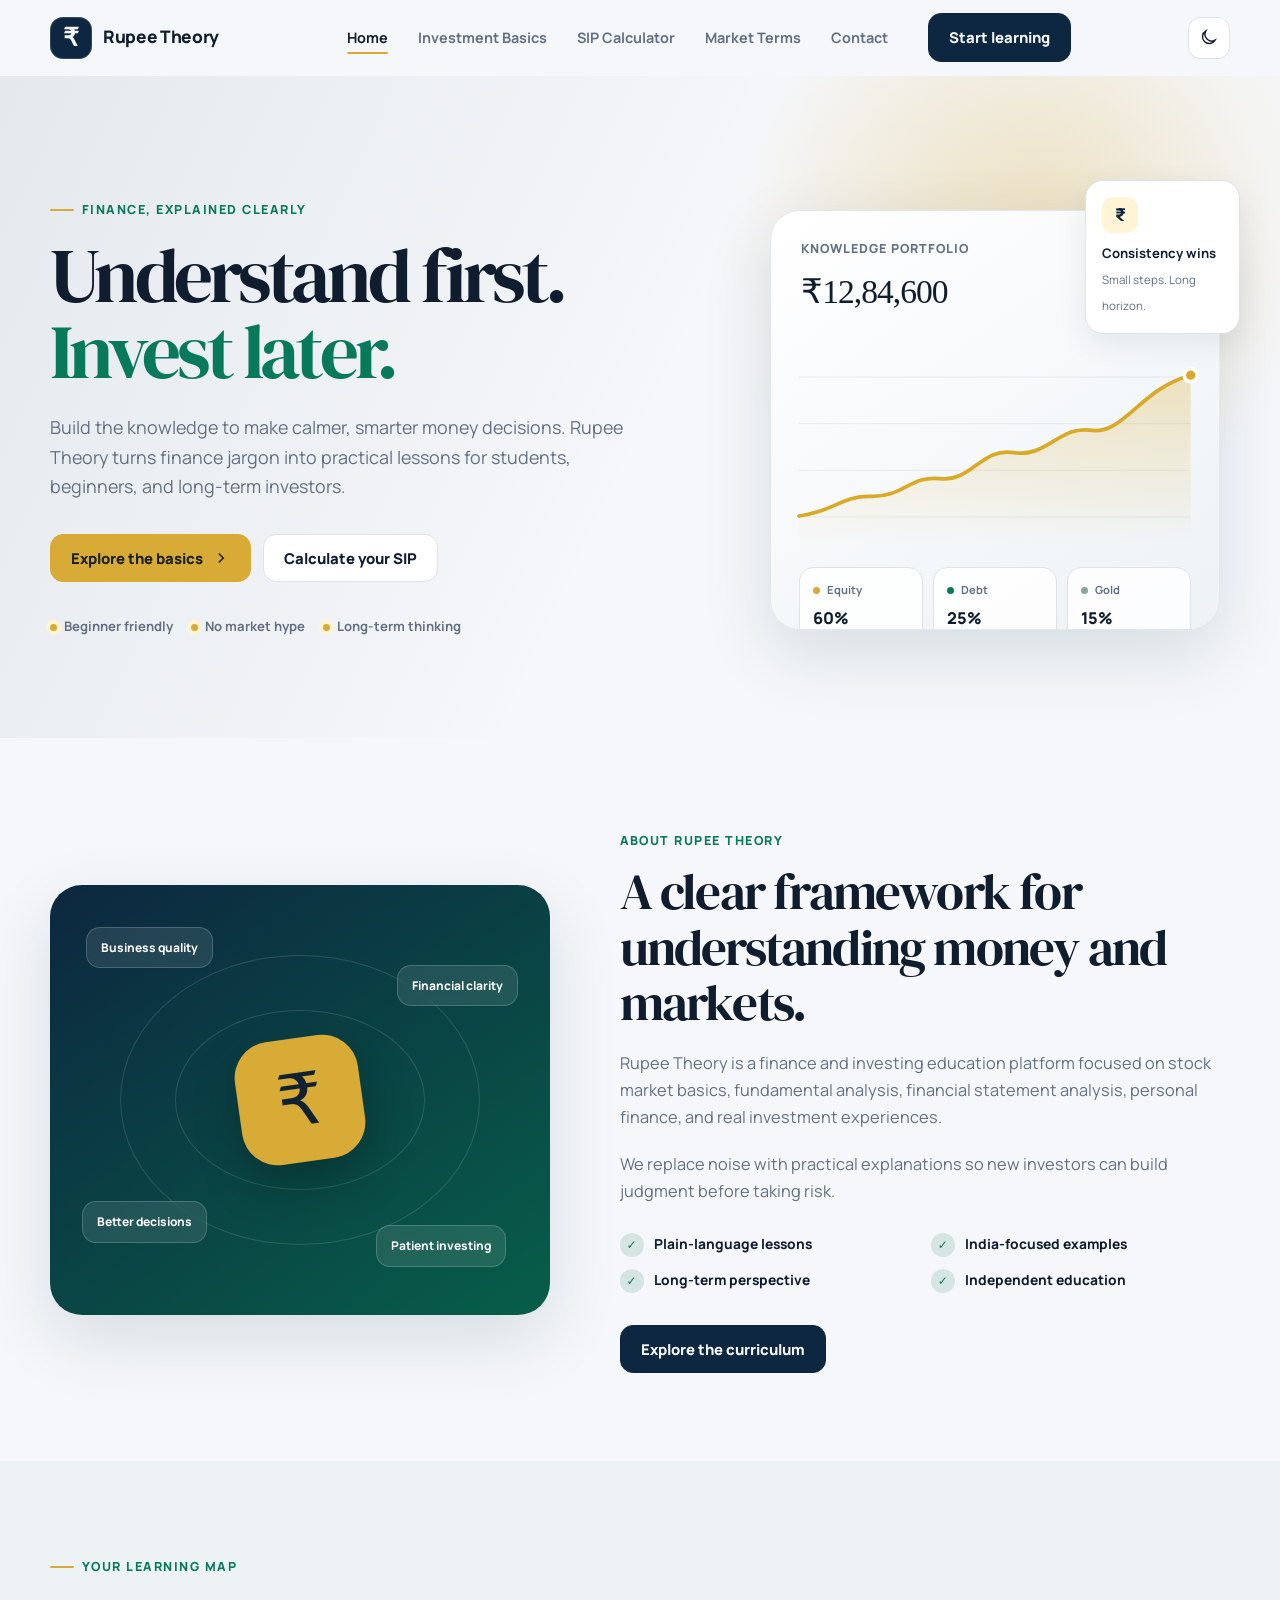
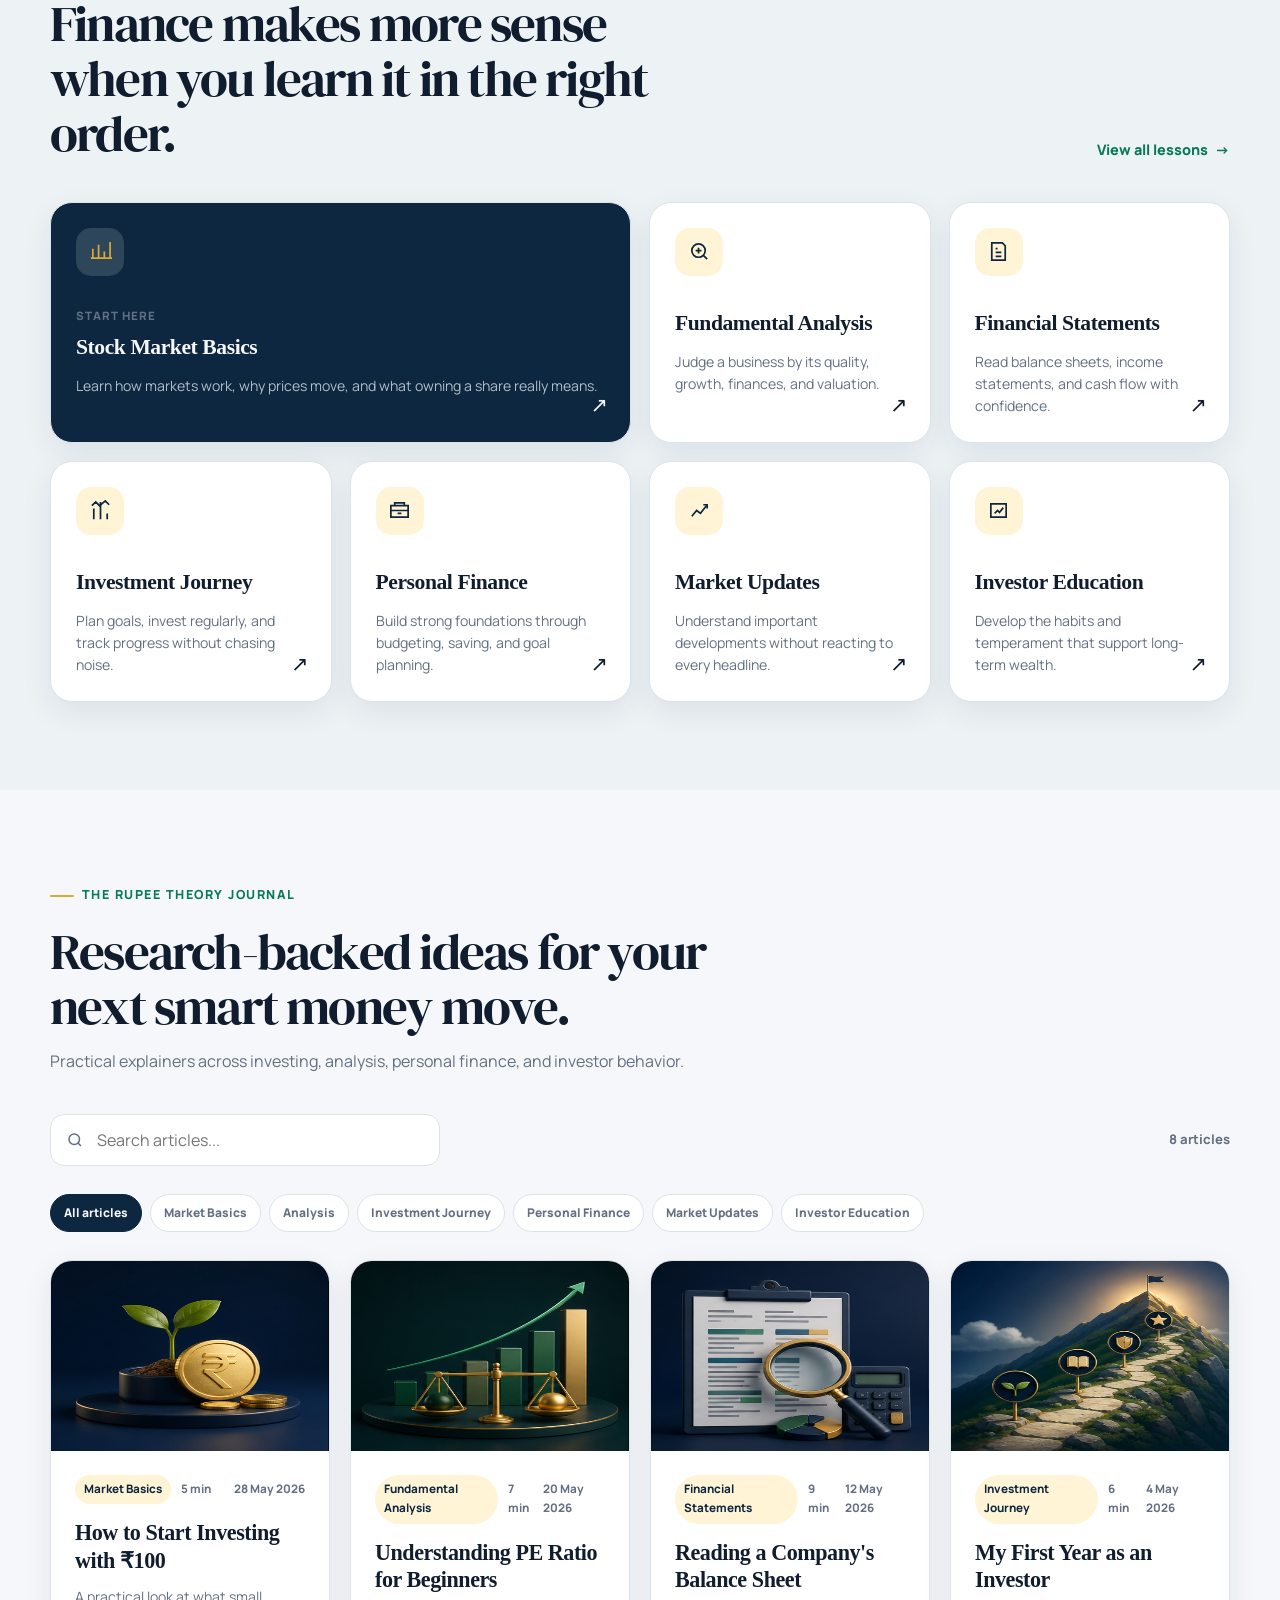
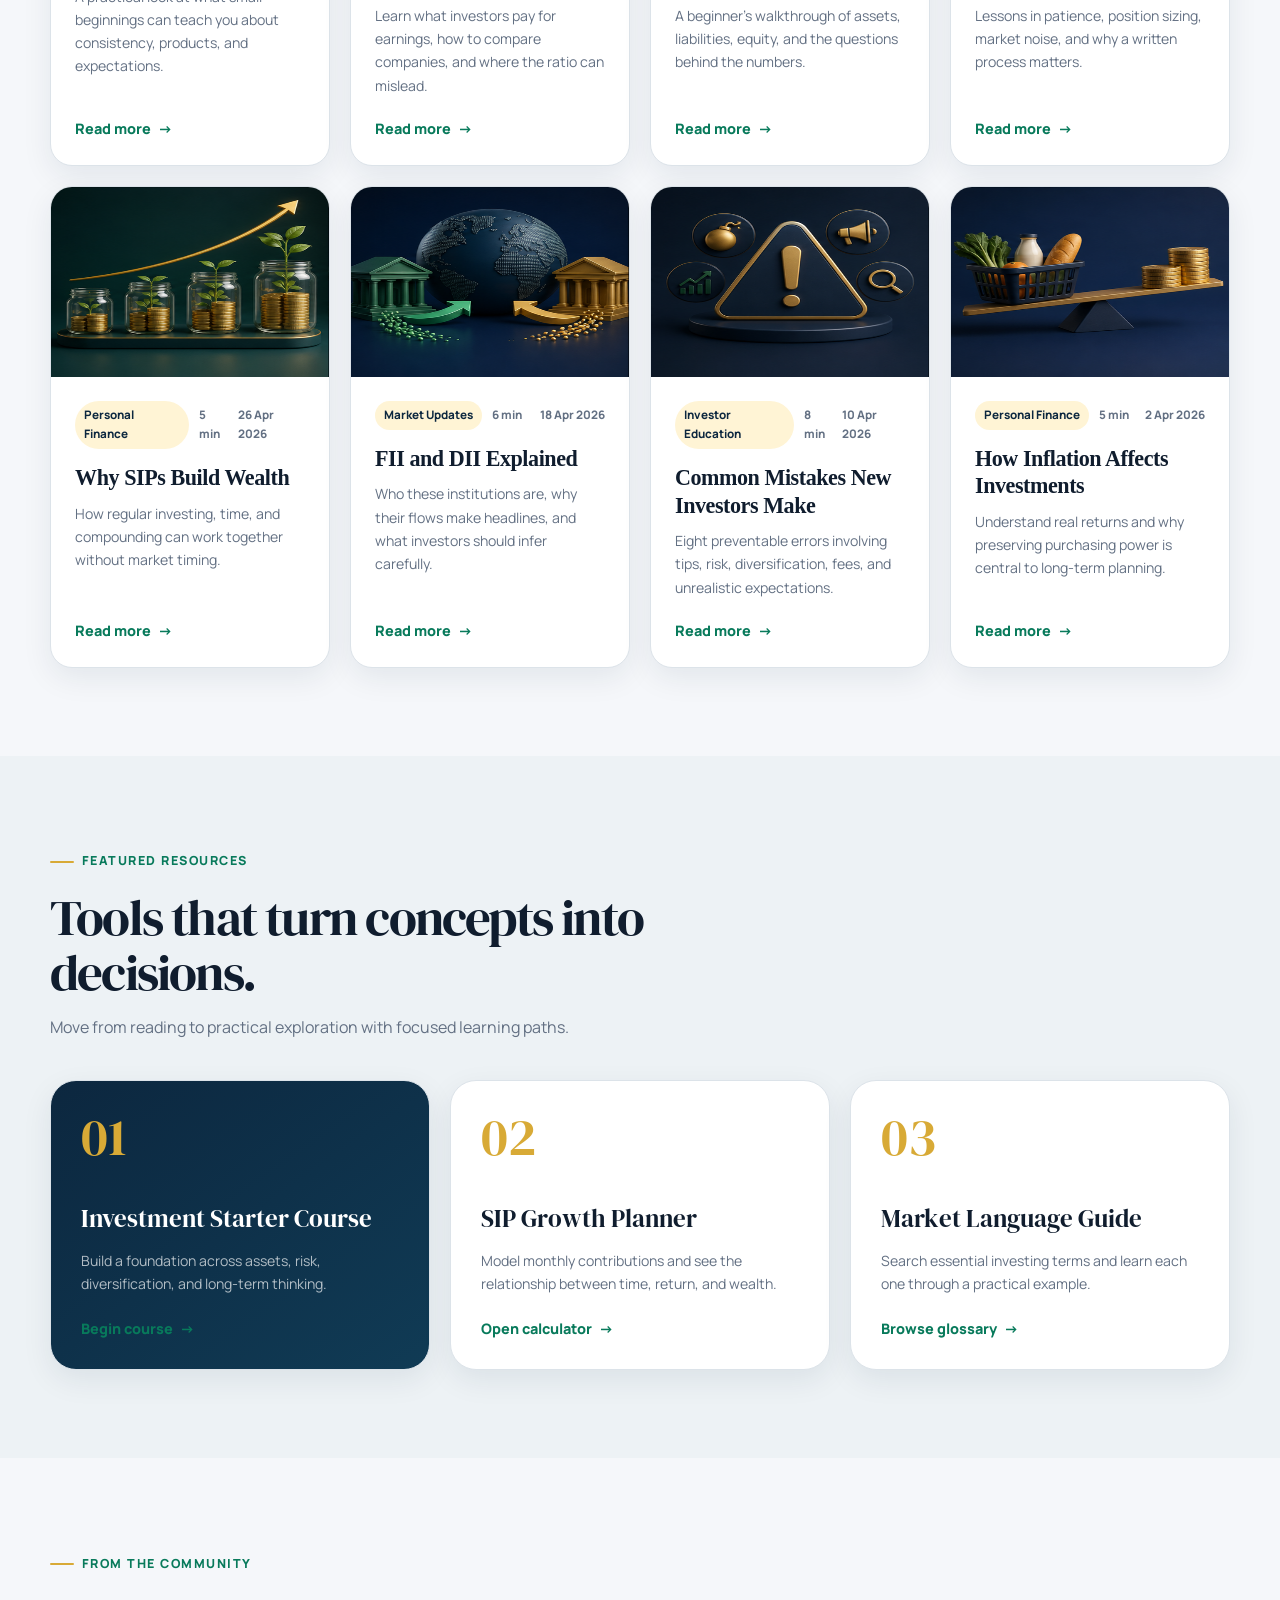
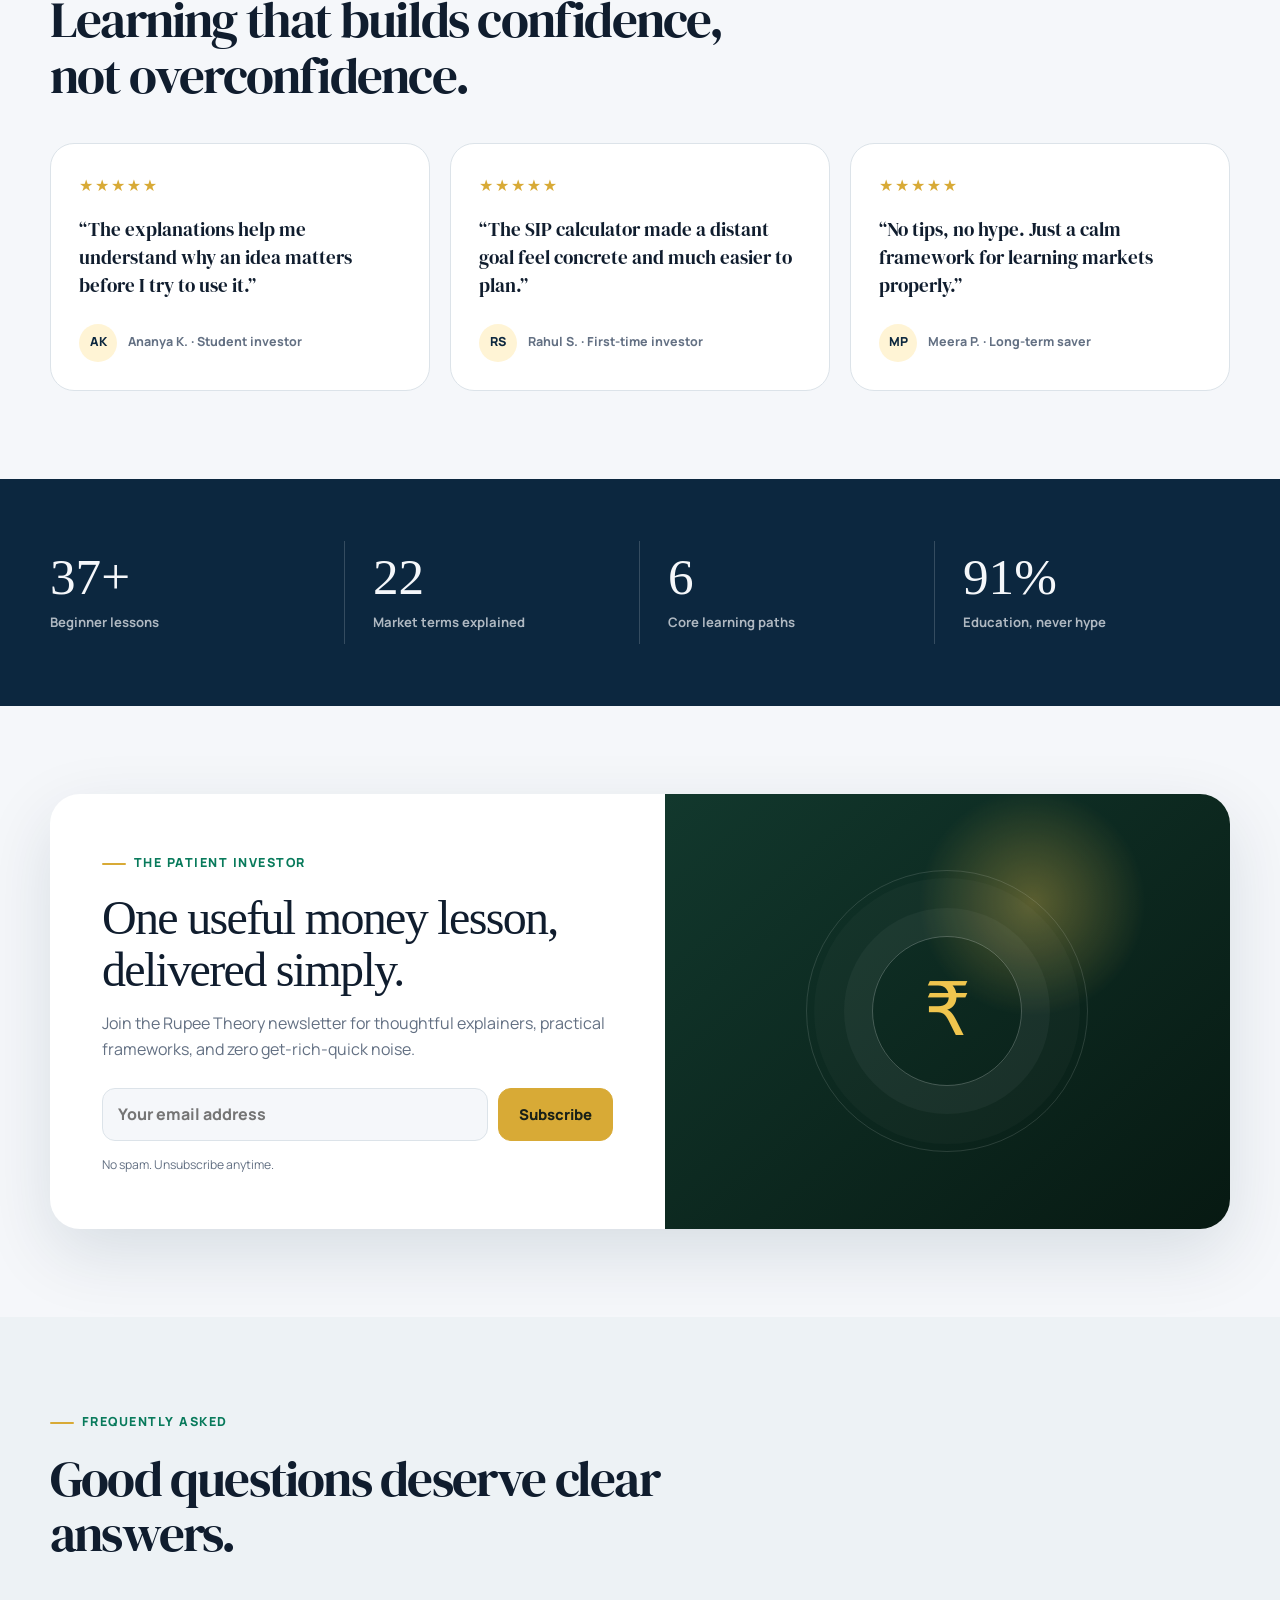
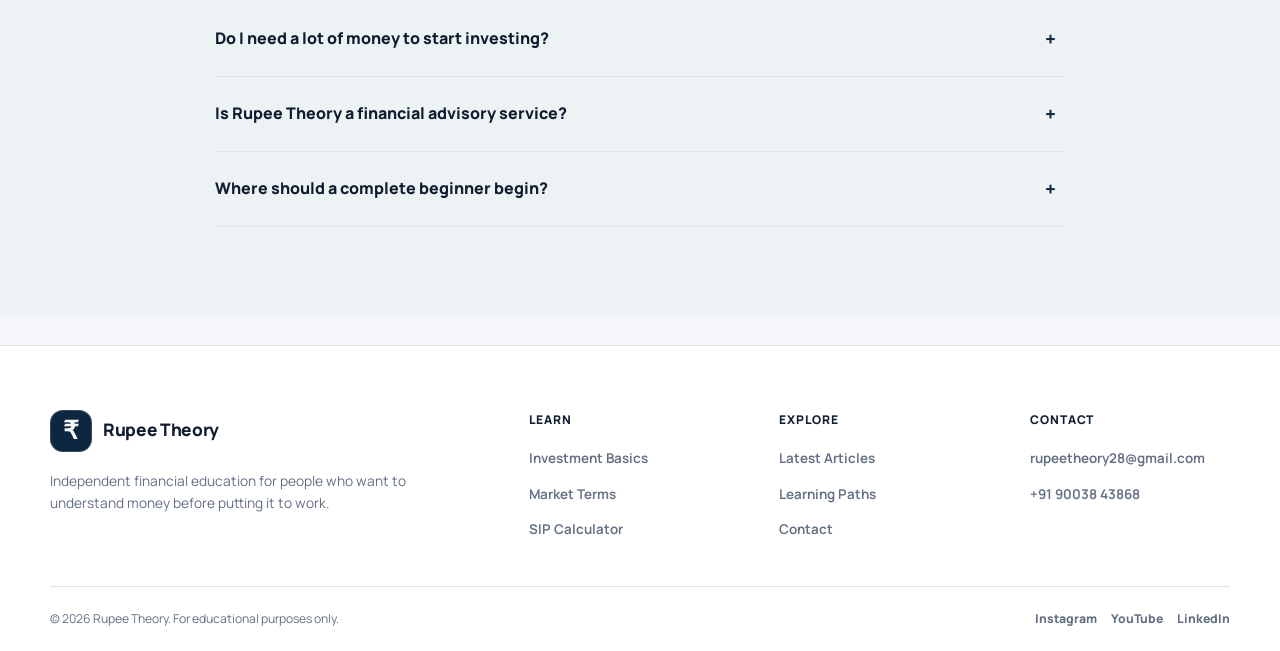
<file: index.html>
<!DOCTYPE html>
<html lang="en" data-theme="light">
<head>
  <meta charset="UTF-8">
  <meta name="viewport" content="width=device-width, initial-scale=1.0">
  <meta name="description" content="Rupee Theory makes personal finance, investing, and stock market concepts clear for students, beginners, and long-term investors.">
  <meta name="keywords" content="personal finance India, investing for beginners, stock market basics, SIP, mutual funds, financial education">
  <meta name="author" content="Rupee Theory">
  <meta name="theme-color" content="#143f32">
  <meta property="og:title" content="Rupee Theory | Understand First, Invest Later">
  <meta property="og:description" content="Simple, practical finance education for thoughtful long-term investors.">
  <meta property="og:type" content="website">
  <title>Rupee Theory | Understand First, Invest Later</title>
  <link rel="preconnect" href="https://fonts.googleapis.com">
  <link rel="preconnect" href="https://fonts.gstatic.com" crossorigin>
  <link href="https://fonts.googleapis.com/css2?family=DM+Serif+Display&family=Manrope:wght@400;500;600;700;800&display=swap" rel="stylesheet">
  <link rel="stylesheet" href="assets/css/styles.css">
  <script src="assets/js/main.js" defer></script>
</head>
<body>
  <a class="skip-link" href="#main-content">Skip to content</a>
  <header class="site-header">
    <nav class="navbar container" aria-label="Main navigation">
      <a class="brand" href="index.html" aria-label="Rupee Theory home">
        <span class="brand-mark">₹</span>
        <span>Rupee Theory</span>
      </a>
      <div class="nav-wrap" data-nav-wrap>
        <ul class="nav-links">
          <li><a class="nav-link active" href="index.html">Home</a></li>
          <li><a class="nav-link" href="investment-basics.html">Investment Basics</a></li>
          <li><a class="nav-link" href="sip-calculator.html">SIP Calculator</a></li>
          <li><a class="nav-link" href="stock-market-terms.html">Market Terms</a></li>
          <li><a class="nav-link" href="contact.html">Contact</a></li>
        </ul>
        <a class="button nav-cta" href="investment-basics.html">Start learning</a>
      </div>
      <div class="nav-actions">
        <button class="icon-button" type="button" data-theme-toggle aria-label="Switch theme">
          <svg class="theme-icon-moon" viewBox="0 0 24 24" fill="none" stroke="currentColor" stroke-width="1.8" aria-hidden="true"><path d="M20.3 15.3A8.5 8.5 0 0 1 8.7 3.7 8.5 8.5 0 1 0 20.3 15.3Z"/></svg>
          <svg class="theme-icon-sun" viewBox="0 0 24 24" fill="none" stroke="currentColor" stroke-width="1.8" aria-hidden="true"><circle cx="12" cy="12" r="4"/><path d="M12 2v2M12 20v2M4.93 4.93l1.42 1.42M17.66 17.66l1.41 1.41M2 12h2M20 12h2M4.93 19.07l1.42-1.42M17.66 6.34l1.41-1.41"/></svg>
        </button>
        <button class="menu-toggle" type="button" data-menu-toggle aria-label="Open navigation" aria-expanded="false">
          <svg viewBox="0 0 24 24" fill="none" stroke="currentColor" stroke-width="2" aria-hidden="true"><path d="M4 7h16M4 12h16M4 17h16"/></svg>
        </button>
      </div>
    </nav>
  </header>

  <main id="main-content">
    <section class="hero">
      <div class="container hero-grid">
        <div class="hero-content reveal">
          <span class="eyebrow">Finance, explained clearly</span>
          <h1>Understand first. <span>Invest later.</span></h1>
          <p class="hero-copy">Build the knowledge to make calmer, smarter money decisions. Rupee Theory turns finance jargon into practical lessons for students, beginners, and long-term investors.</p>
          <div class="hero-actions">
            <a class="button button-accent" href="investment-basics.html">
              Explore the basics
              <svg viewBox="0 0 24 24" fill="none" stroke="currentColor" stroke-width="2" aria-hidden="true"><path d="m9 18 6-6-6-6"/></svg>
            </a>
            <a class="button button-secondary" href="sip-calculator.html">Calculate your SIP</a>
          </div>
          <div class="trust-row" aria-label="Website principles">
            <span class="trust-item"><span class="trust-dot"></span>Beginner friendly</span>
            <span class="trust-item"><span class="trust-dot"></span>No market hype</span>
            <span class="trust-item"><span class="trust-dot"></span>Long-term thinking</span>
          </div>
        </div>

        <div class="hero-visual reveal" aria-label="Illustration of a growing investment portfolio">
          <div class="portfolio-card">
            <div class="portfolio-header">
              <div>
                <div class="portfolio-label">Knowledge portfolio</div>
                <div class="portfolio-value">₹12,84,600</div>
              </div>
              <span class="growth-pill">+12.4%</span>
            </div>
            <div class="chart-art">
              <svg viewBox="0 0 420 210" fill="none" aria-hidden="true">
                <path d="M0 180H420M0 130H420M0 80H420M0 30H420" stroke="currentColor" opacity=".08"/>
                <path d="M0 179C38 174 46 157 77 158C112 159 120 135 151 139C185 143 196 105 230 111C265 117 280 82 312 87C348 93 365 43 420 28" stroke="#D9A928" stroke-width="4" stroke-linecap="round"/>
                <path d="M0 179C38 174 46 157 77 158C112 159 120 135 151 139C185 143 196 105 230 111C265 117 280 82 312 87C348 93 365 43 420 28V210H0Z" fill="url(#growthGradient)"/>
                <circle cx="420" cy="28" r="7" fill="#D9A928" stroke="white" stroke-width="4"/>
                <defs><linearGradient id="growthGradient" x1="210" y1="28" x2="210" y2="210" gradientUnits="userSpaceOnUse"><stop stop-color="#D9A928" stop-opacity=".28"/><stop offset="1" stop-color="#D9A928" stop-opacity="0"/></linearGradient></defs>
              </svg>
            </div>
            <div class="allocation">
              <div class="allocation-item"><div class="allocation-name">Equity</div><div class="allocation-value">60%</div></div>
              <div class="allocation-item"><div class="allocation-name">Debt</div><div class="allocation-value">25%</div></div>
              <div class="allocation-item"><div class="allocation-name">Gold</div><div class="allocation-value">15%</div></div>
            </div>
          </div>
          <div class="floating-note">
            <div class="floating-note-icon">₹</div>
            <strong>Consistency wins</strong>
            <span>Small steps. Long horizon.</span>
          </div>
        </div>
      </div>
    </section>

    <section class="section" id="about">
      <div class="container about-grid">
        <div class="about-visual reveal" aria-hidden="true">
          <div class="about-orbit one"></div>
          <div class="about-orbit two"></div>
          <div class="about-core">₹</div>
          <span class="about-chip">Business quality</span>
          <span class="about-chip">Financial clarity</span>
          <span class="about-chip">Patient investing</span>
          <span class="about-chip">Better decisions</span>
        </div>
        <div class="about-copy reveal">
          <span class="section-kicker">About Rupee Theory</span>
          <h2>A clear framework for understanding money and markets.</h2>
          <p>Rupee Theory is a finance and investing education platform focused on stock market basics, fundamental analysis, financial statement analysis, personal finance, and real investment experiences.</p>
          <p>We replace noise with practical explanations so new investors can build judgment before taking risk.</p>
          <div class="about-points">
            <span class="about-point">Plain-language lessons</span>
            <span class="about-point">India-focused examples</span>
            <span class="about-point">Long-term perspective</span>
            <span class="about-point">Independent education</span>
          </div>
          <div class="hero-actions"><a class="button" href="investment-basics.html">Explore the curriculum</a></div>
        </div>
      </div>
    </section>

    <section class="section section-tinted" id="explore">
      <div class="container">
        <div class="section-header reveal">
          <div class="section-heading">
            <span class="eyebrow">Your learning map</span>
            <h2>Finance makes more sense when you learn it in the right order.</h2>
          </div>
          <a class="text-link" href="investment-basics.html">View all lessons <span>→</span></a>
        </div>
        <div class="category-grid">
          <a class="category-card featured reveal" href="investment-basics.html">
            <div class="card-icon"><svg viewBox="0 0 24 24" fill="none" stroke="currentColor" stroke-width="1.8"><path d="M4 19V9M10 19V5M16 19v-7M22 19V2"/><path d="M2 19h22"/></svg></div>
            <div class="card-kicker">Start here</div>
            <h3>Stock Market Basics</h3>
            <p class="card-description">Learn how markets work, why prices move, and what owning a share really means.</p>
            <span class="card-arrow">↗</span>
          </a>
          <a class="category-card reveal" href="stock-market-terms.html">
            <div class="card-icon"><svg viewBox="0 0 24 24" fill="none" stroke="currentColor" stroke-width="1.8"><circle cx="11" cy="11" r="7"/><path d="m20 20-4-4M11 8v6M8 11h6"/></svg></div>
            <h3>Fundamental Analysis</h3>
            <p class="card-description">Judge a business by its quality, growth, finances, and valuation.</p>
            <span class="card-arrow">↗</span>
          </a>
          <a class="category-card reveal" href="stock-market-terms.html">
            <div class="card-icon"><svg viewBox="0 0 24 24" fill="none" stroke="currentColor" stroke-width="1.8"><path d="M5 3h11l3 3v15H5z"/><path d="M9 13h6M9 17h6M9 9h2"/></svg></div>
            <h3>Financial Statements</h3>
            <p class="card-description">Read balance sheets, income statements, and cash flow with confidence.</p>
            <span class="card-arrow">↗</span>
          </a>
          <a class="category-card reveal" href="sip-calculator.html">
            <div class="card-icon"><svg viewBox="0 0 24 24" fill="none" stroke="currentColor" stroke-width="1.8"><path d="M5 21V10M12 21V3M19 21v-6"/><path d="m3 7 4-4 4 4 6-5 4 4"/></svg></div>
            <h3>Investment Journey</h3>
            <p class="card-description">Plan goals, invest regularly, and track progress without chasing noise.</p>
            <span class="card-arrow">↗</span>
          </a>
          <a class="category-card reveal" href="investment-basics.html#asset-allocation">
            <div class="card-icon"><svg viewBox="0 0 24 24" fill="none" stroke="currentColor" stroke-width="1.8"><path d="M3 7h18v12H3zM7 7V4h10v3"/><path d="M3 12h18M10 15h4"/></svg></div>
            <h3>Personal Finance</h3>
            <p class="card-description">Build strong foundations through budgeting, saving, and goal planning.</p>
            <span class="card-arrow">↗</span>
          </a>
          <a class="category-card reveal" href="#latest">
            <div class="card-icon"><svg viewBox="0 0 24 24" fill="none" stroke="currentColor" stroke-width="1.8"><path d="M4 18 9 12l4 3 7-9"/><path d="M16 6h4v4"/></svg></div>
            <h3>Market Updates</h3>
            <p class="card-description">Understand important developments without reacting to every headline.</p>
            <span class="card-arrow">↗</span>
          </a>
          <a class="category-card reveal" href="investment-basics.html#mistakes">
            <div class="card-icon"><svg viewBox="0 0 24 24" fill="none" stroke="currentColor" stroke-width="1.8"><path d="M4 5h16v14H4z"/><path d="m8 15 3-3 2 2 4-5"/></svg></div>
            <h3>Investor Education</h3>
            <p class="card-description">Develop the habits and temperament that support long-term wealth.</p>
            <span class="card-arrow">↗</span>
          </a>
        </div>
      </div>
    </section>

    <section class="section" id="latest">
      <div class="container">
        <div class="section-header reveal">
          <div class="section-heading">
            <span class="eyebrow">The Rupee Theory Journal</span>
            <h2>Research-backed ideas for your next smart money move.</h2>
            <p>Practical explainers across investing, analysis, personal finance, and investor behavior.</p>
          </div>
        </div>
        <div class="article-toolbar reveal">
          <div class="search-field">
            <svg viewBox="0 0 24 24" fill="none" stroke="currentColor" stroke-width="2" aria-hidden="true"><circle cx="11" cy="11" r="7"/><path d="m20 20-4-4"/></svg>
            <input class="search-input" type="search" placeholder="Search articles..." aria-label="Search articles" data-article-search>
          </div>
          <span class="glossary-count" data-article-count></span>
        </div>
        <div class="filter-chips reveal" aria-label="Filter articles by category">
          <button class="filter-chip active" type="button" data-article-category="all">All articles</button>
          <button class="filter-chip" type="button" data-article-category="basics">Market Basics</button>
          <button class="filter-chip" type="button" data-article-category="analysis">Analysis</button>
          <button class="filter-chip" type="button" data-article-category="journey">Investment Journey</button>
          <button class="filter-chip" type="button" data-article-category="personal-finance">Personal Finance</button>
          <button class="filter-chip" type="button" data-article-category="market-updates">Market Updates</button>
          <button class="filter-chip" type="button" data-article-category="education">Investor Education</button>
        </div>
        <div class="article-grid article-grid-large">
          <article class="article-card reveal" data-article data-category="basics">
            <div class="article-image article-image-1" role="img" aria-label="Small rupee coin beginning an investment journey"></div>
            <div class="article-body">
              <div class="article-meta"><span class="article-tag">Market Basics</span><span>5 min</span><time class="article-date" datetime="2026-05-28">28 May 2026</time></div>
              <h3>How to Start Investing with ₹100</h3>
              <p>A practical look at what small beginnings can teach you about consistency, products, and expectations.</p>
              <a class="text-link" href="investment-basics.html">Read more <span>→</span></a>
            </div>
          </article>
          <article class="article-card reveal" data-article data-category="analysis">
            <div class="article-image article-image-2" role="img" aria-label="Valuation and price earnings analysis illustration"></div>
            <div class="article-body">
              <div class="article-meta"><span class="article-tag">Fundamental Analysis</span><span>7 min</span><time class="article-date" datetime="2026-05-20">20 May 2026</time></div>
              <h3>Understanding PE Ratio for Beginners</h3>
              <p>Learn what investors pay for earnings, how to compare companies, and where the ratio can mislead.</p>
              <a class="text-link" href="stock-market-terms.html">Read more <span>→</span></a>
            </div>
          </article>
          <article class="article-card reveal" data-article data-category="analysis">
            <div class="article-image article-image-3" role="img" aria-label="Company balance sheet and financial analysis illustration"></div>
            <div class="article-body">
              <div class="article-meta"><span class="article-tag">Financial Statements</span><span>9 min</span><time class="article-date" datetime="2026-05-12">12 May 2026</time></div>
              <h3>Reading a Company's Balance Sheet</h3>
              <p>A beginner's walkthrough of assets, liabilities, equity, and the questions behind the numbers.</p>
              <a class="text-link" href="investment-basics.html">Read more <span>→</span></a>
            </div>
          </article>
          <article class="article-card reveal" data-article data-category="journey">
            <div class="article-image article-image-4" role="img" aria-label="A thoughtful first-year investor journey illustration"></div>
            <div class="article-body">
              <div class="article-meta"><span class="article-tag">Investment Journey</span><span>6 min</span><time class="article-date" datetime="2026-05-04">4 May 2026</time></div>
              <h3>My First Year as an Investor</h3>
              <p>Lessons in patience, position sizing, market noise, and why a written process matters.</p>
              <a class="text-link" href="investment-basics.html#long-term">Read more <span>→</span></a>
            </div>
          </article>
          <article class="article-card reveal" data-article data-category="personal-finance">
            <div class="article-image article-image-5" role="img" aria-label="SIP compounding and long-term growth illustration"></div>
            <div class="article-body">
              <div class="article-meta"><span class="article-tag">Personal Finance</span><span>5 min</span><time class="article-date" datetime="2026-04-26">26 Apr 2026</time></div>
              <h3>Why SIPs Build Wealth</h3>
              <p>How regular investing, time, and compounding can work together without market timing.</p>
              <a class="text-link" href="sip-calculator.html">Read more <span>→</span></a>
            </div>
          </article>
          <article class="article-card reveal" data-article data-category="market-updates">
            <div class="article-image article-image-6" role="img" aria-label="Institutional investment capital flows illustration"></div>
            <div class="article-body">
              <div class="article-meta"><span class="article-tag">Market Updates</span><span>6 min</span><time class="article-date" datetime="2026-04-18">18 Apr 2026</time></div>
              <h3>FII and DII Explained</h3>
              <p>Who these institutions are, why their flows make headlines, and what investors should infer carefully.</p>
              <a class="text-link" href="stock-market-terms.html">Read more <span>→</span></a>
            </div>
          </article>
          <article class="article-card reveal" data-article data-category="education">
            <div class="article-image article-image-7" role="img" aria-label="Avoiding common beginner investing mistakes illustration"></div>
            <div class="article-body">
              <div class="article-meta"><span class="article-tag">Investor Education</span><span>8 min</span><time class="article-date" datetime="2026-04-10">10 Apr 2026</time></div>
              <h3>Common Mistakes New Investors Make</h3>
              <p>Eight preventable errors involving tips, risk, diversification, fees, and unrealistic expectations.</p>
              <a class="text-link" href="investment-basics.html#mistakes">Read more <span>→</span></a>
            </div>
          </article>
          <article class="article-card reveal" data-article data-category="personal-finance">
            <div class="article-image article-image-8" role="img" aria-label="Inflation reducing purchasing power illustration"></div>
            <div class="article-body">
              <div class="article-meta"><span class="article-tag">Personal Finance</span><span>5 min</span><time class="article-date" datetime="2026-04-02">2 Apr 2026</time></div>
              <h3>How Inflation Affects Investments</h3>
              <p>Understand real returns and why preserving purchasing power is central to long-term planning.</p>
              <a class="text-link" href="investment-basics.html#risk-return">Read more <span>→</span></a>
            </div>
          </article>
        </div>
        <div class="search-empty" data-article-empty>No articles match that search yet.</div>
      </div>
    </section>

    <section class="section section-tinted" id="resources">
      <div class="container">
        <div class="section-header reveal">
          <div class="section-heading"><span class="eyebrow">Featured resources</span><h2>Tools that turn concepts into decisions.</h2><p>Move from reading to practical exploration with focused learning paths.</p></div>
        </div>
        <div class="resource-grid">
          <article class="resource-card reveal"><div class="resource-number">01</div><h3>Investment Starter Course</h3><p>Build a foundation across assets, risk, diversification, and long-term thinking.</p><a class="text-link" href="investment-basics.html">Begin course <span>→</span></a></article>
          <article class="resource-card reveal"><div class="resource-number">02</div><h3>SIP Growth Planner</h3><p>Model monthly contributions and see the relationship between time, return, and wealth.</p><a class="text-link" href="sip-calculator.html">Open calculator <span>→</span></a></article>
          <article class="resource-card reveal"><div class="resource-number">03</div><h3>Market Language Guide</h3><p>Search essential investing terms and learn each one through a practical example.</p><a class="text-link" href="stock-market-terms.html">Browse glossary <span>→</span></a></article>
        </div>
      </div>
    </section>

    <section class="section">
      <div class="container">
        <div class="section-header reveal">
          <div class="section-heading"><span class="eyebrow">From the community</span><h2>Learning that builds confidence, not overconfidence.</h2></div>
        </div>
        <div class="testimonial-grid">
          <article class="testimonial-card reveal"><div class="testimonial-stars">★★★★★</div><blockquote>“The explanations help me understand why an idea matters before I try to use it.”</blockquote><div class="testimonial-person"><span class="testimonial-avatar">AK</span><span>Ananya K. · Student investor</span></div></article>
          <article class="testimonial-card reveal"><div class="testimonial-stars">★★★★★</div><blockquote>“The SIP calculator made a distant goal feel concrete and much easier to plan.”</blockquote><div class="testimonial-person"><span class="testimonial-avatar">RS</span><span>Rahul S. · First-time investor</span></div></article>
          <article class="testimonial-card reveal"><div class="testimonial-stars">★★★★★</div><blockquote>“No tips, no hype. Just a calm framework for learning markets properly.”</blockquote><div class="testimonial-person"><span class="testimonial-avatar">MP</span><span>Meera P. · Long-term saver</span></div></article>
        </div>
      </div>
    </section>

    <section class="section-compact stats-section">
      <div class="container stats-grid">
        <div class="stat"><div class="stat-number" data-count="40" data-suffix="+">0</div><div class="stat-label">Beginner lessons</div></div>
        <div class="stat"><div class="stat-number" data-count="24">0</div><div class="stat-label">Market terms explained</div></div>
        <div class="stat"><div class="stat-number" data-count="7">0</div><div class="stat-label">Core learning paths</div></div>
        <div class="stat"><div class="stat-number" data-count="100" data-suffix="%">0</div><div class="stat-label">Education, never hype</div></div>
      </div>
    </section>

    <section class="section">
      <div class="container newsletter reveal">
        <div class="newsletter-copy">
          <span class="eyebrow">The patient investor</span>
          <h2>One useful money lesson, delivered simply.</h2>
          <p>Join the Rupee Theory newsletter for thoughtful explainers, practical frameworks, and zero get-rich-quick noise.</p>
          <form class="newsletter-form" data-demo-form data-success="You’re subscribed. Welcome to Rupee Theory.">
            <label class="sr-only" for="newsletterEmail">Email address</label>
            <input class="form-control" id="newsletterEmail" type="email" placeholder="Your email address" required>
            <button class="button button-accent" type="submit">Subscribe</button>
          </form>
          <p class="form-note" data-form-message>No spam. Unsubscribe anytime.</p>
        </div>
        <div class="newsletter-art" aria-hidden="true"><div class="rupee-orbit">₹</div></div>
      </div>
    </section>

    <section class="section section-tinted">
      <div class="container">
        <div class="section-header reveal">
          <div class="section-heading">
            <span class="eyebrow">Frequently asked</span>
            <h2>Good questions deserve clear answers.</h2>
          </div>
        </div>
        <div class="faq-list">
          <div class="faq-item">
            <button class="faq-question" type="button" aria-expanded="false">Do I need a lot of money to start investing?<span class="faq-symbol">+</span></button>
            <div class="faq-answer"><div><p>No. Many mutual fund SIPs begin at ₹500 per month. More important than the starting amount is building an emergency fund, avoiding expensive debt, and investing consistently toward a clear goal.</p></div></div>
          </div>
          <div class="faq-item">
            <button class="faq-question" type="button" aria-expanded="false">Is Rupee Theory a financial advisory service?<span class="faq-symbol">+</span></button>
            <div class="faq-answer"><div><p>No. Rupee Theory is an educational platform. Its content helps you understand concepts and does not recommend specific securities or replace advice from a SEBI-registered investment adviser.</p></div></div>
          </div>
          <div class="faq-item">
            <button class="faq-question" type="button" aria-expanded="false">Where should a complete beginner begin?<span class="faq-symbol">+</span></button>
            <div class="faq-answer"><div><p>Start with the Investment Basics guide, then learn common market terms. Once your foundation is clear, use the SIP calculator to connect monthly investing with real long-term goals.</p></div></div>
          </div>
        </div>
      </div>
    </section>
  </main>

  <footer class="site-footer">
    <div class="container footer-main">
      <div class="footer-about">
        <a class="brand" href="index.html"><span class="brand-mark">₹</span><span>Rupee Theory</span></a>
        <p>Independent financial education for people who want to understand money before putting it to work.</p>
      </div>
      <div><h2 class="footer-title">Learn</h2><ul class="footer-links"><li><a href="investment-basics.html">Investment Basics</a></li><li><a href="stock-market-terms.html">Market Terms</a></li><li><a href="sip-calculator.html">SIP Calculator</a></li></ul></div>
      <div><h2 class="footer-title">Explore</h2><ul class="footer-links"><li><a href="#latest">Latest Articles</a></li><li><a href="#explore">Learning Paths</a></li><li><a href="contact.html">Contact</a></li></ul></div>
      <div><h2 class="footer-title">Contact</h2><ul class="footer-links"><li><a href="mailto:rupeetheory28@gmail.com">rupeetheory28@gmail.com</a></li><li><a href="tel:+919003843868">+91 90038 43868</a></li></ul></div>
    </div>
    <div class="container footer-bottom">
      <p>© 2026 Rupee Theory. For educational purposes only.</p>
      <div class="footer-socials"><a href="#" aria-label="Instagram placeholder">Instagram</a><a href="#" aria-label="YouTube placeholder">YouTube</a><a href="#" aria-label="LinkedIn placeholder">LinkedIn</a></div>
    </div>
  </footer>
  <button class="scroll-top" type="button" data-scroll-top aria-label="Scroll to top"><svg viewBox="0 0 24 24" fill="none" stroke="currentColor" stroke-width="2"><path d="m6 15 6-6 6 6"/></svg></button>
</body>
</html>
</file>
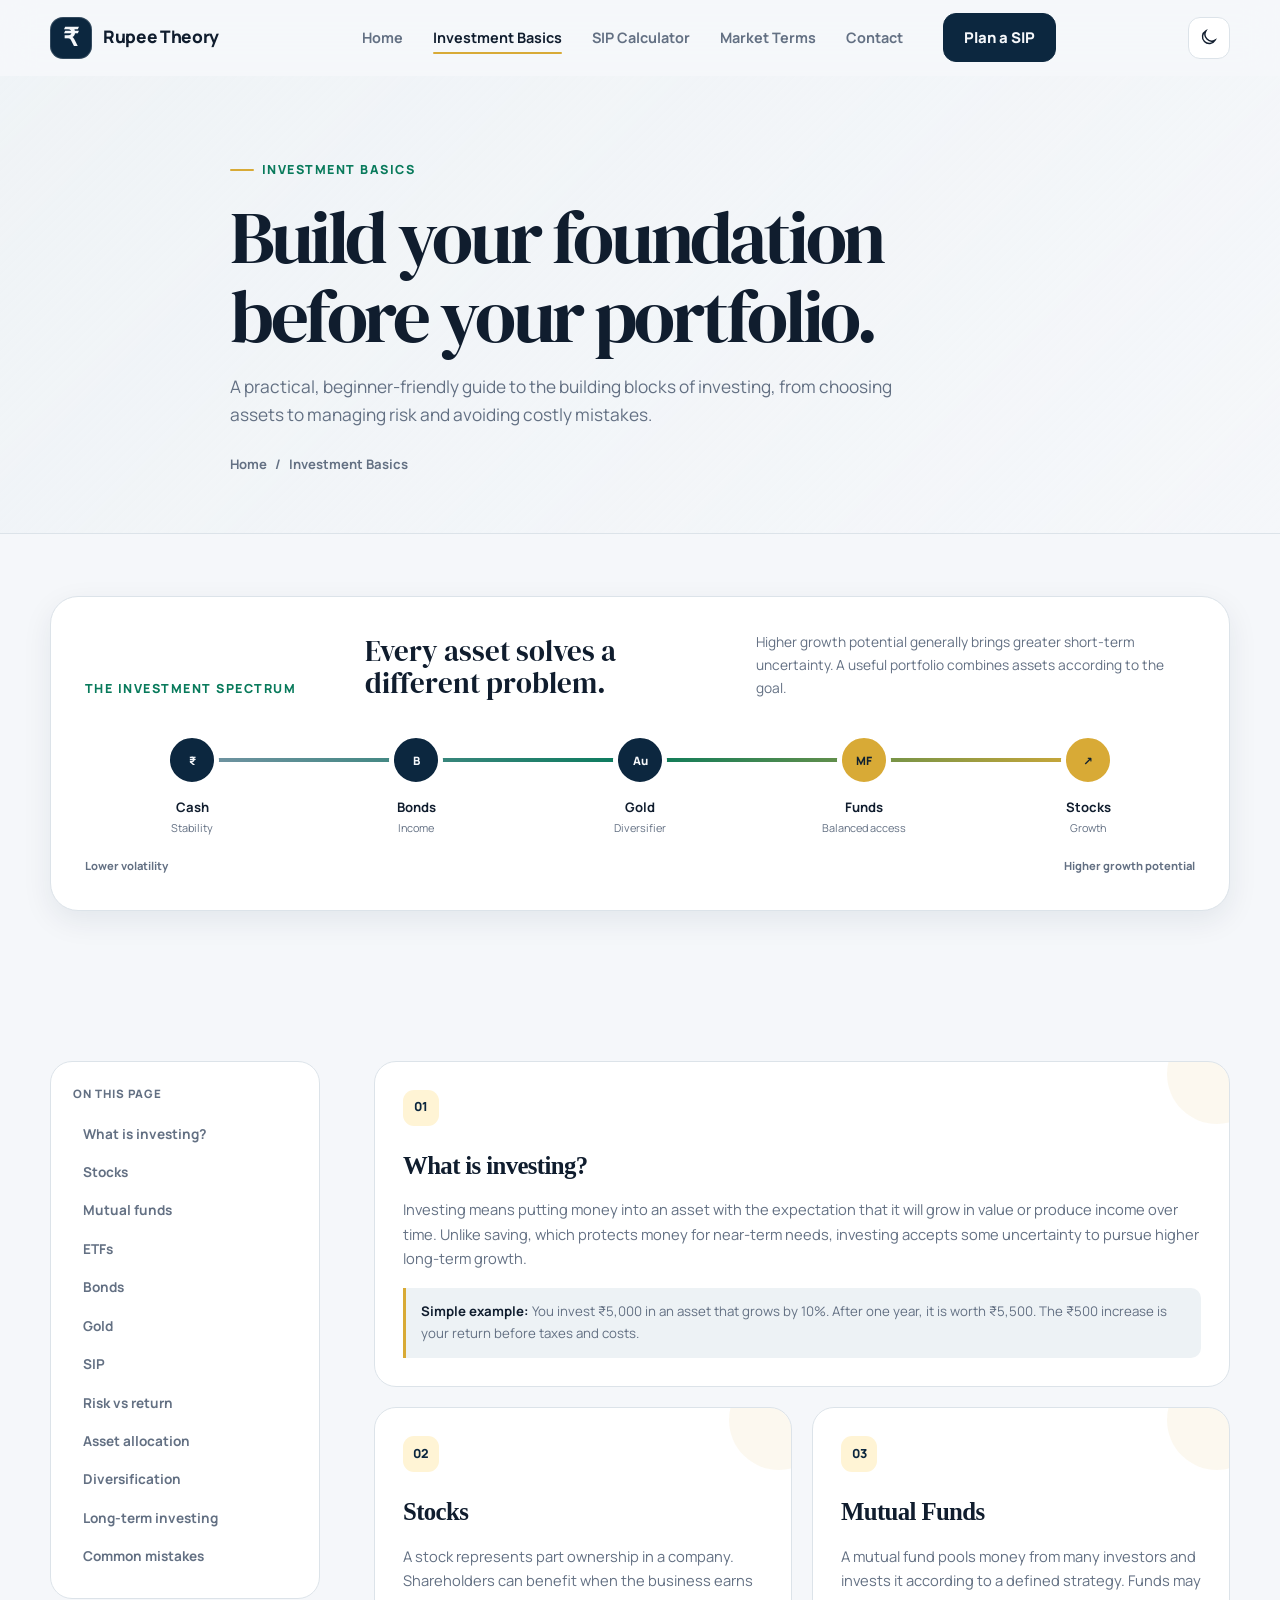
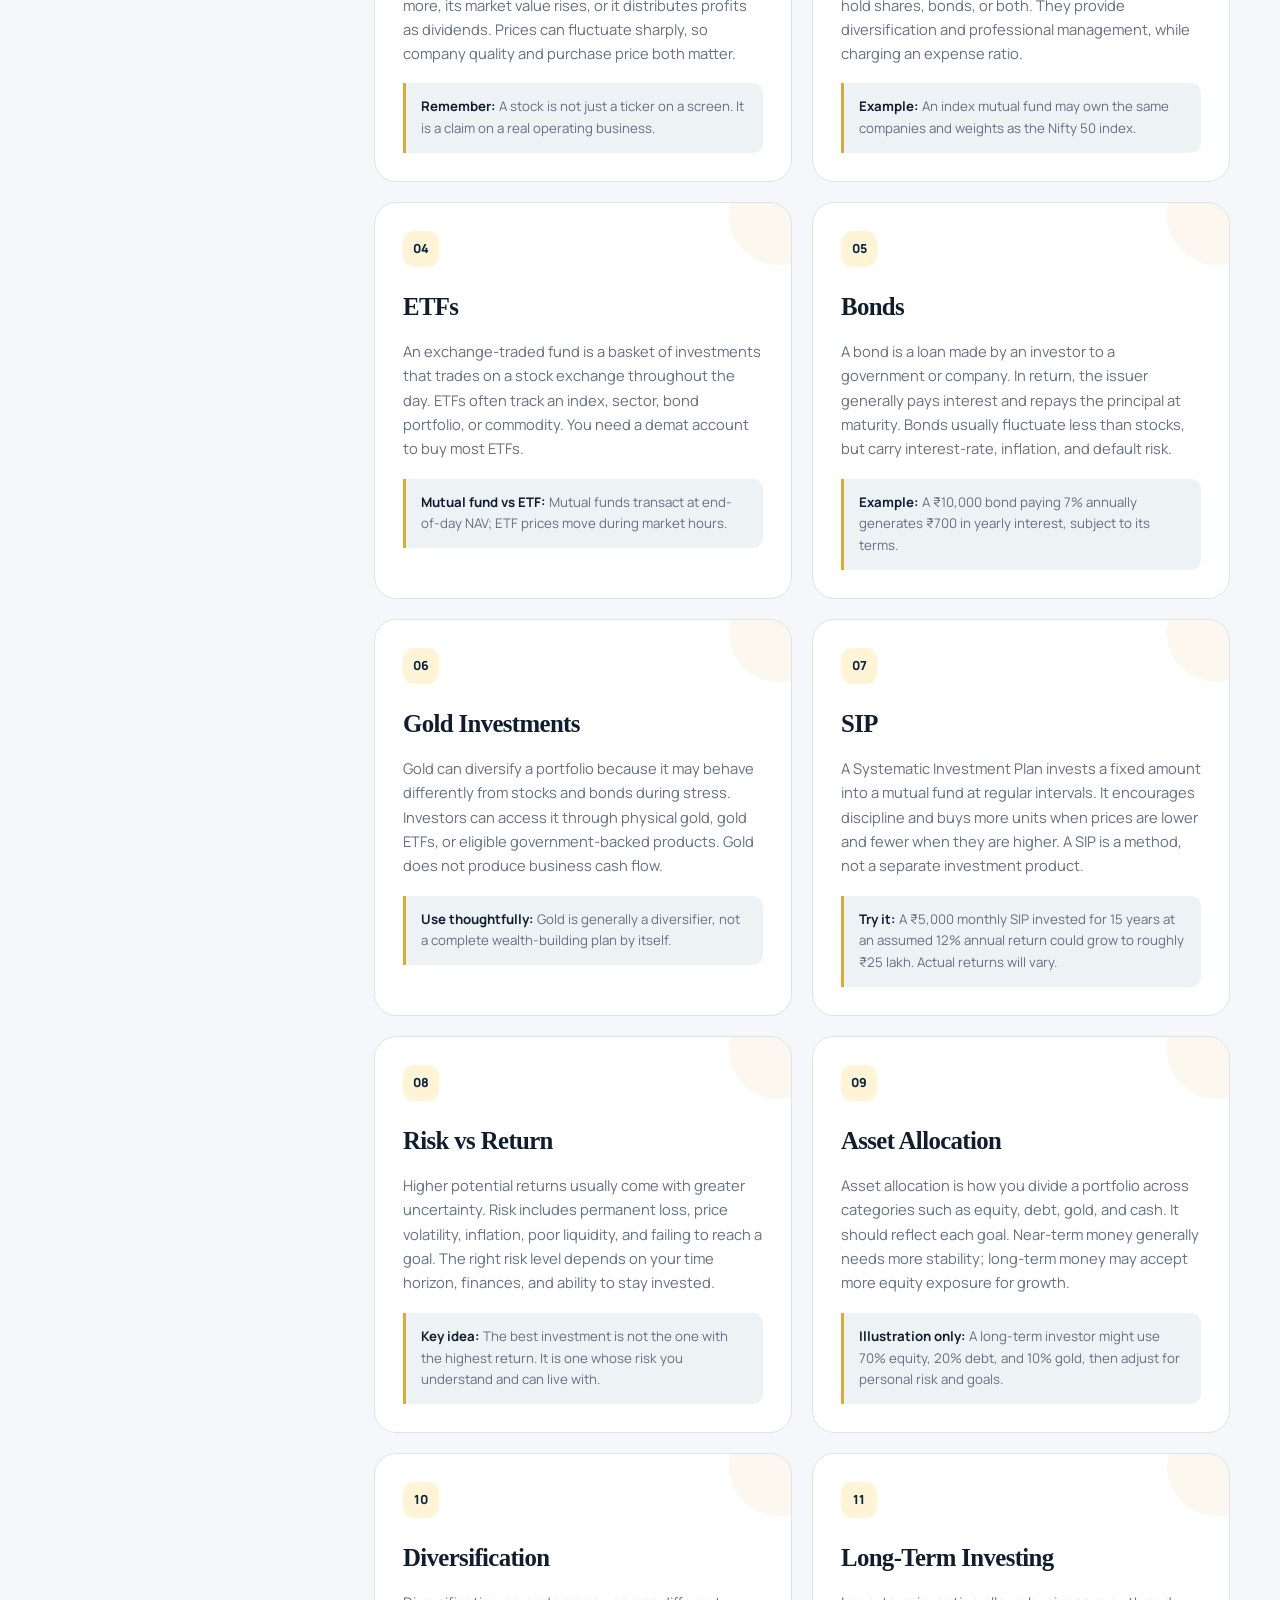
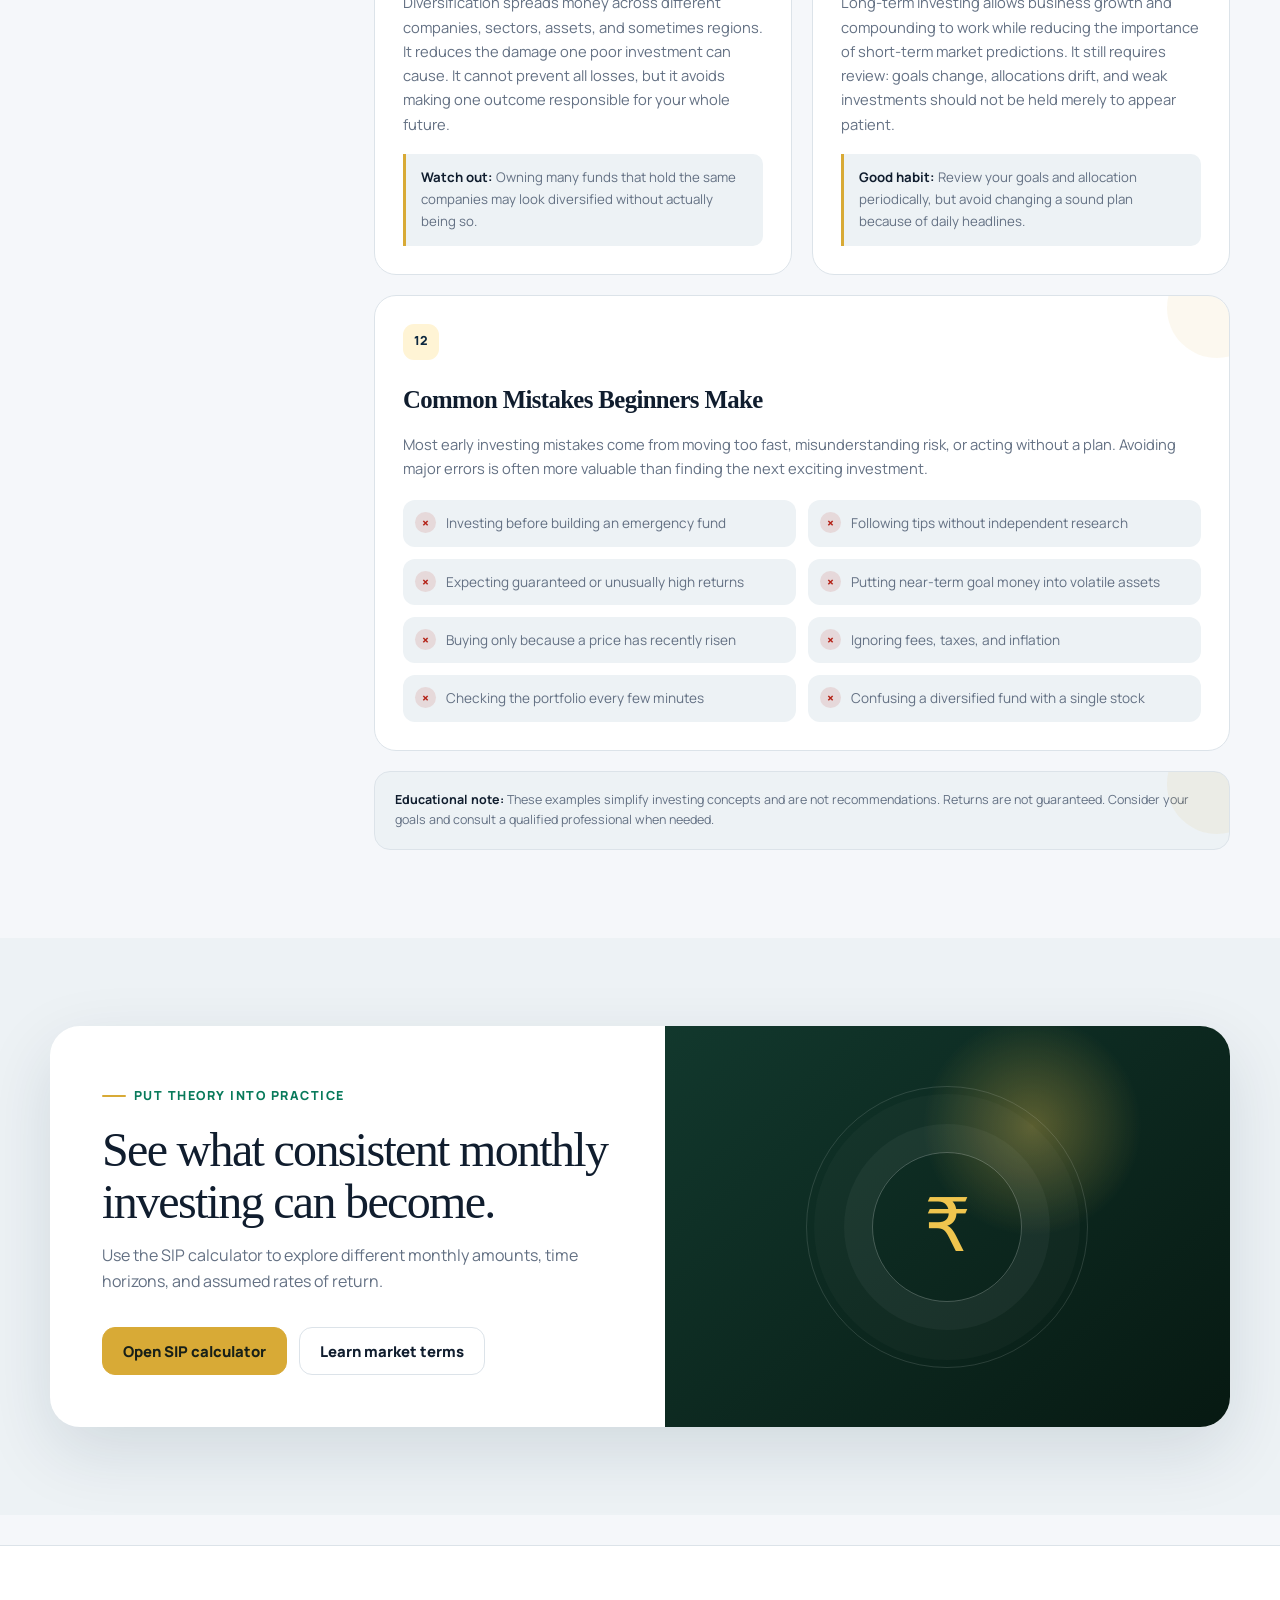
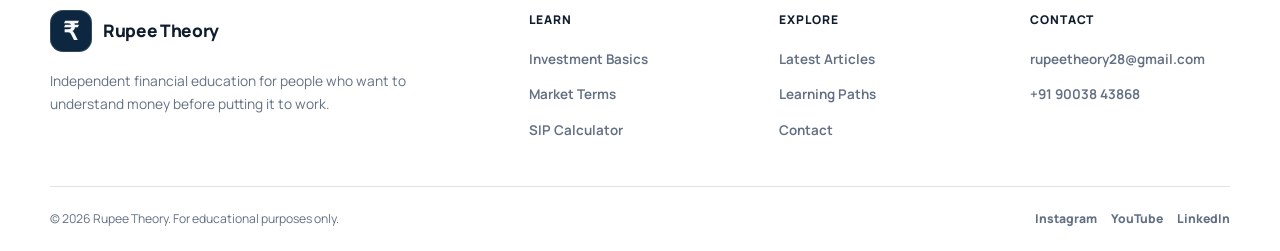
<file: investment-basics.html>
<!DOCTYPE html>
<html lang="en" data-theme="light">
<head>
  <meta charset="UTF-8">
  <meta name="viewport" content="width=device-width, initial-scale=1.0">
  <meta name="description" content="Learn investing basics including stocks, mutual funds, ETFs, bonds, SIPs, diversification, asset allocation, and common beginner mistakes.">
  <meta name="theme-color" content="#143f32">
  <title>Investment Basics for Beginners | Rupee Theory</title>
  <link rel="preconnect" href="https://fonts.googleapis.com">
  <link rel="preconnect" href="https://fonts.gstatic.com" crossorigin>
  <link href="https://fonts.googleapis.com/css2?family=DM+Serif+Display&family=Manrope:wght@400;500;600;700;800&display=swap" rel="stylesheet">
  <link rel="stylesheet" href="assets/css/styles.css">
  <script src="assets/js/main.js" defer></script>
</head>
<body>
  <a class="skip-link" href="#main-content">Skip to content</a>
  <header class="site-header">
    <nav class="navbar container" aria-label="Main navigation">
      <a class="brand" href="index.html"><span class="brand-mark">₹</span><span>Rupee Theory</span></a>
      <div class="nav-wrap" data-nav-wrap>
        <ul class="nav-links">
          <li><a class="nav-link" href="index.html">Home</a></li>
          <li><a class="nav-link active" href="investment-basics.html">Investment Basics</a></li>
          <li><a class="nav-link" href="sip-calculator.html">SIP Calculator</a></li>
          <li><a class="nav-link" href="stock-market-terms.html">Market Terms</a></li>
          <li><a class="nav-link" href="contact.html">Contact</a></li>
        </ul>
        <a class="button nav-cta" href="sip-calculator.html">Plan a SIP</a>
      </div>
      <div class="nav-actions">
        <button class="icon-button" type="button" data-theme-toggle aria-label="Switch theme">
          <svg class="theme-icon-moon" viewBox="0 0 24 24" fill="none" stroke="currentColor" stroke-width="1.8"><path d="M20.3 15.3A8.5 8.5 0 0 1 8.7 3.7 8.5 8.5 0 1 0 20.3 15.3Z"/></svg>
          <svg class="theme-icon-sun" viewBox="0 0 24 24" fill="none" stroke="currentColor" stroke-width="1.8"><circle cx="12" cy="12" r="4"/><path d="M12 2v2M12 20v2M4.93 4.93l1.42 1.42M17.66 17.66l1.41 1.41M2 12h2M20 12h2M4.93 19.07l1.42-1.42M17.66 6.34l1.41-1.41"/></svg>
        </button>
        <button class="menu-toggle" type="button" data-menu-toggle aria-label="Open navigation" aria-expanded="false"><svg viewBox="0 0 24 24" fill="none" stroke="currentColor" stroke-width="2"><path d="M4 7h16M4 12h16M4 17h16"/></svg></button>
      </div>
    </nav>
  </header>

  <main id="main-content">
    <section class="page-hero">
      <div class="container page-hero-inner reveal">
        <span class="eyebrow">Investment basics</span>
        <h1>Build your foundation before your portfolio.</h1>
        <p>A practical, beginner-friendly guide to the building blocks of investing, from choosing assets to managing risk and avoiding costly mistakes.</p>
        <div class="breadcrumbs"><a href="index.html">Home</a><span>/</span><span>Investment Basics</span></div>
      </div>
    </section>

    <section class="section-compact">
      <div class="container">
        <div class="risk-spectrum reveal" aria-label="Illustrative investment risk and return spectrum">
          <div class="spectrum-intro"><span class="section-kicker">The investment spectrum</span><h2>Every asset solves a different problem.</h2><p>Higher growth potential generally brings greater short-term uncertainty. A useful portfolio combines assets according to the goal.</p></div>
          <div class="spectrum-track">
            <div class="spectrum-item"><span class="spectrum-icon">₹</span><strong>Cash</strong><small>Stability</small></div>
            <div class="spectrum-item"><span class="spectrum-icon">B</span><strong>Bonds</strong><small>Income</small></div>
            <div class="spectrum-item"><span class="spectrum-icon">Au</span><strong>Gold</strong><small>Diversifier</small></div>
            <div class="spectrum-item"><span class="spectrum-icon">MF</span><strong>Funds</strong><small>Balanced access</small></div>
            <div class="spectrum-item"><span class="spectrum-icon">↗</span><strong>Stocks</strong><small>Growth</small></div>
          </div>
          <div class="spectrum-labels"><span>Lower volatility</span><span>Higher growth potential</span></div>
        </div>
      </div>
    </section>

    <section class="section">
      <div class="container content-layout">
        <aside class="side-nav" aria-label="On this page">
          <p class="side-nav-label">On this page</p>
          <ul>
            <li><a href="#what-is-investing">What is investing?</a></li>
            <li><a href="#stocks">Stocks</a></li>
            <li><a href="#mutual-funds">Mutual funds</a></li>
            <li><a href="#etfs">ETFs</a></li>
            <li><a href="#bonds">Bonds</a></li>
            <li><a href="#gold">Gold</a></li>
            <li><a href="#sip">SIP</a></li>
            <li><a href="#risk-return">Risk vs return</a></li>
            <li><a href="#asset-allocation">Asset allocation</a></li>
            <li><a href="#diversification">Diversification</a></li>
            <li><a href="#long-term">Long-term investing</a></li>
            <li><a href="#mistakes">Common mistakes</a></li>
          </ul>
        </aside>

        <div class="learning-grid">
          <article class="learning-card wide reveal" id="what-is-investing">
            <span class="learning-number">01</span>
            <h2>What is investing?</h2>
            <p>Investing means putting money into an asset with the expectation that it will grow in value or produce income over time. Unlike saving, which protects money for near-term needs, investing accepts some uncertainty to pursue higher long-term growth.</p>
            <div class="example-box"><strong>Simple example:</strong> You invest ₹5,000 in an asset that grows by 10%. After one year, it is worth ₹5,500. The ₹500 increase is your return before taxes and costs.</div>
          </article>

          <article class="learning-card reveal" id="stocks">
            <span class="learning-number">02</span>
            <h2>Stocks</h2>
            <p>A stock represents part ownership in a company. Shareholders can benefit when the business earns more, its market value rises, or it distributes profits as dividends. Prices can fluctuate sharply, so company quality and purchase price both matter.</p>
            <div class="tip-box"><strong>Remember:</strong> A stock is not just a ticker on a screen. It is a claim on a real operating business.</div>
          </article>

          <article class="learning-card reveal" id="mutual-funds">
            <span class="learning-number">03</span>
            <h2>Mutual Funds</h2>
            <p>A mutual fund pools money from many investors and invests it according to a defined strategy. Funds may hold shares, bonds, or both. They provide diversification and professional management, while charging an expense ratio.</p>
            <div class="example-box"><strong>Example:</strong> An index mutual fund may own the same companies and weights as the Nifty 50 index.</div>
          </article>

          <article class="learning-card reveal" id="etfs">
            <span class="learning-number">04</span>
            <h2>ETFs</h2>
            <p>An exchange-traded fund is a basket of investments that trades on a stock exchange throughout the day. ETFs often track an index, sector, bond portfolio, or commodity. You need a demat account to buy most ETFs.</p>
            <div class="tip-box"><strong>Mutual fund vs ETF:</strong> Mutual funds transact at end-of-day NAV; ETF prices move during market hours.</div>
          </article>

          <article class="learning-card reveal" id="bonds">
            <span class="learning-number">05</span>
            <h2>Bonds</h2>
            <p>A bond is a loan made by an investor to a government or company. In return, the issuer generally pays interest and repays the principal at maturity. Bonds usually fluctuate less than stocks, but carry interest-rate, inflation, and default risk.</p>
            <div class="example-box"><strong>Example:</strong> A ₹10,000 bond paying 7% annually generates ₹700 in yearly interest, subject to its terms.</div>
          </article>

          <article class="learning-card reveal" id="gold">
            <span class="learning-number">06</span>
            <h2>Gold Investments</h2>
            <p>Gold can diversify a portfolio because it may behave differently from stocks and bonds during stress. Investors can access it through physical gold, gold ETFs, or eligible government-backed products. Gold does not produce business cash flow.</p>
            <div class="tip-box"><strong>Use thoughtfully:</strong> Gold is generally a diversifier, not a complete wealth-building plan by itself.</div>
          </article>

          <article class="learning-card reveal" id="sip">
            <span class="learning-number">07</span>
            <h2>SIP</h2>
            <p>A Systematic Investment Plan invests a fixed amount into a mutual fund at regular intervals. It encourages discipline and buys more units when prices are lower and fewer when they are higher. A SIP is a method, not a separate investment product.</p>
            <div class="example-box"><strong>Try it:</strong> A ₹5,000 monthly SIP invested for 15 years at an assumed 12% annual return could grow to roughly ₹25 lakh. Actual returns will vary.</div>
          </article>

          <article class="learning-card reveal" id="risk-return">
            <span class="learning-number">08</span>
            <h2>Risk vs Return</h2>
            <p>Higher potential returns usually come with greater uncertainty. Risk includes permanent loss, price volatility, inflation, poor liquidity, and failing to reach a goal. The right risk level depends on your time horizon, finances, and ability to stay invested.</p>
            <div class="tip-box"><strong>Key idea:</strong> The best investment is not the one with the highest return. It is one whose risk you understand and can live with.</div>
          </article>

          <article class="learning-card reveal" id="asset-allocation">
            <span class="learning-number">09</span>
            <h2>Asset Allocation</h2>
            <p>Asset allocation is how you divide a portfolio across categories such as equity, debt, gold, and cash. It should reflect each goal. Near-term money generally needs more stability; long-term money may accept more equity exposure for growth.</p>
            <div class="example-box"><strong>Illustration only:</strong> A long-term investor might use 70% equity, 20% debt, and 10% gold, then adjust for personal risk and goals.</div>
          </article>

          <article class="learning-card reveal" id="diversification">
            <span class="learning-number">10</span>
            <h2>Diversification</h2>
            <p>Diversification spreads money across different companies, sectors, assets, and sometimes regions. It reduces the damage one poor investment can cause. It cannot prevent all losses, but it avoids making one outcome responsible for your whole future.</p>
            <div class="tip-box"><strong>Watch out:</strong> Owning many funds that hold the same companies may look diversified without actually being so.</div>
          </article>

          <article class="learning-card reveal" id="long-term">
            <span class="learning-number">11</span>
            <h2>Long-Term Investing</h2>
            <p>Long-term investing allows business growth and compounding to work while reducing the importance of short-term market predictions. It still requires review: goals change, allocations drift, and weak investments should not be held merely to appear patient.</p>
            <div class="example-box"><strong>Good habit:</strong> Review your goals and allocation periodically, but avoid changing a sound plan because of daily headlines.</div>
          </article>

          <article class="learning-card wide reveal" id="mistakes">
            <span class="learning-number">12</span>
            <h2>Common Mistakes Beginners Make</h2>
            <p>Most early investing mistakes come from moving too fast, misunderstanding risk, or acting without a plan. Avoiding major errors is often more valuable than finding the next exciting investment.</p>
            <div class="mistake-list">
              <div class="mistake-item">Investing before building an emergency fund</div>
              <div class="mistake-item">Following tips without independent research</div>
              <div class="mistake-item">Expecting guaranteed or unusually high returns</div>
              <div class="mistake-item">Putting near-term goal money into volatile assets</div>
              <div class="mistake-item">Buying only because a price has recently risen</div>
              <div class="mistake-item">Ignoring fees, taxes, and inflation</div>
              <div class="mistake-item">Checking the portfolio every few minutes</div>
              <div class="mistake-item">Confusing a diversified fund with a single stock</div>
            </div>
          </article>

          <div class="disclaimer learning-card wide">
            <strong>Educational note:</strong> These examples simplify investing concepts and are not recommendations. Returns are not guaranteed. Consider your goals and consult a qualified professional when needed.
          </div>
        </div>
      </div>
    </section>

    <section class="section section-tinted">
      <div class="container newsletter reveal">
        <div class="newsletter-copy">
          <span class="eyebrow">Put theory into practice</span>
          <h2>See what consistent monthly investing can become.</h2>
          <p>Use the SIP calculator to explore different monthly amounts, time horizons, and assumed rates of return.</p>
          <div class="hero-actions"><a class="button button-accent" href="sip-calculator.html">Open SIP calculator</a><a class="button button-secondary" href="stock-market-terms.html">Learn market terms</a></div>
        </div>
        <div class="newsletter-art" aria-hidden="true"><div class="rupee-orbit">₹</div></div>
      </div>
    </section>
  </main>

  <footer class="site-footer">
    <div class="container footer-main">
      <div class="footer-about"><a class="brand" href="index.html"><span class="brand-mark">₹</span><span>Rupee Theory</span></a><p>Independent financial education for people who want to understand money before putting it to work.</p></div>
      <div><h2 class="footer-title">Learn</h2><ul class="footer-links"><li><a href="investment-basics.html">Investment Basics</a></li><li><a href="stock-market-terms.html">Market Terms</a></li><li><a href="sip-calculator.html">SIP Calculator</a></li></ul></div>
      <div><h2 class="footer-title">Explore</h2><ul class="footer-links"><li><a href="index.html#latest">Latest Articles</a></li><li><a href="index.html#explore">Learning Paths</a></li><li><a href="contact.html">Contact</a></li></ul></div>
      <div><h2 class="footer-title">Contact</h2><ul class="footer-links"><li><a href="mailto:rupeetheory28@gmail.com">rupeetheory28@gmail.com</a></li><li><a href="tel:+919003843868">+91 90038 43868</a></li></ul></div>
    </div>
    <div class="container footer-bottom"><p>© 2026 Rupee Theory. For educational purposes only.</p><div class="footer-socials"><a href="#">Instagram</a><a href="#">YouTube</a><a href="#">LinkedIn</a></div></div>
  </footer>
  <button class="scroll-top" type="button" data-scroll-top aria-label="Scroll to top"><svg viewBox="0 0 24 24" fill="none" stroke="currentColor" stroke-width="2"><path d="m6 15 6-6 6 6"/></svg></button>
</body>
</html>
</file>
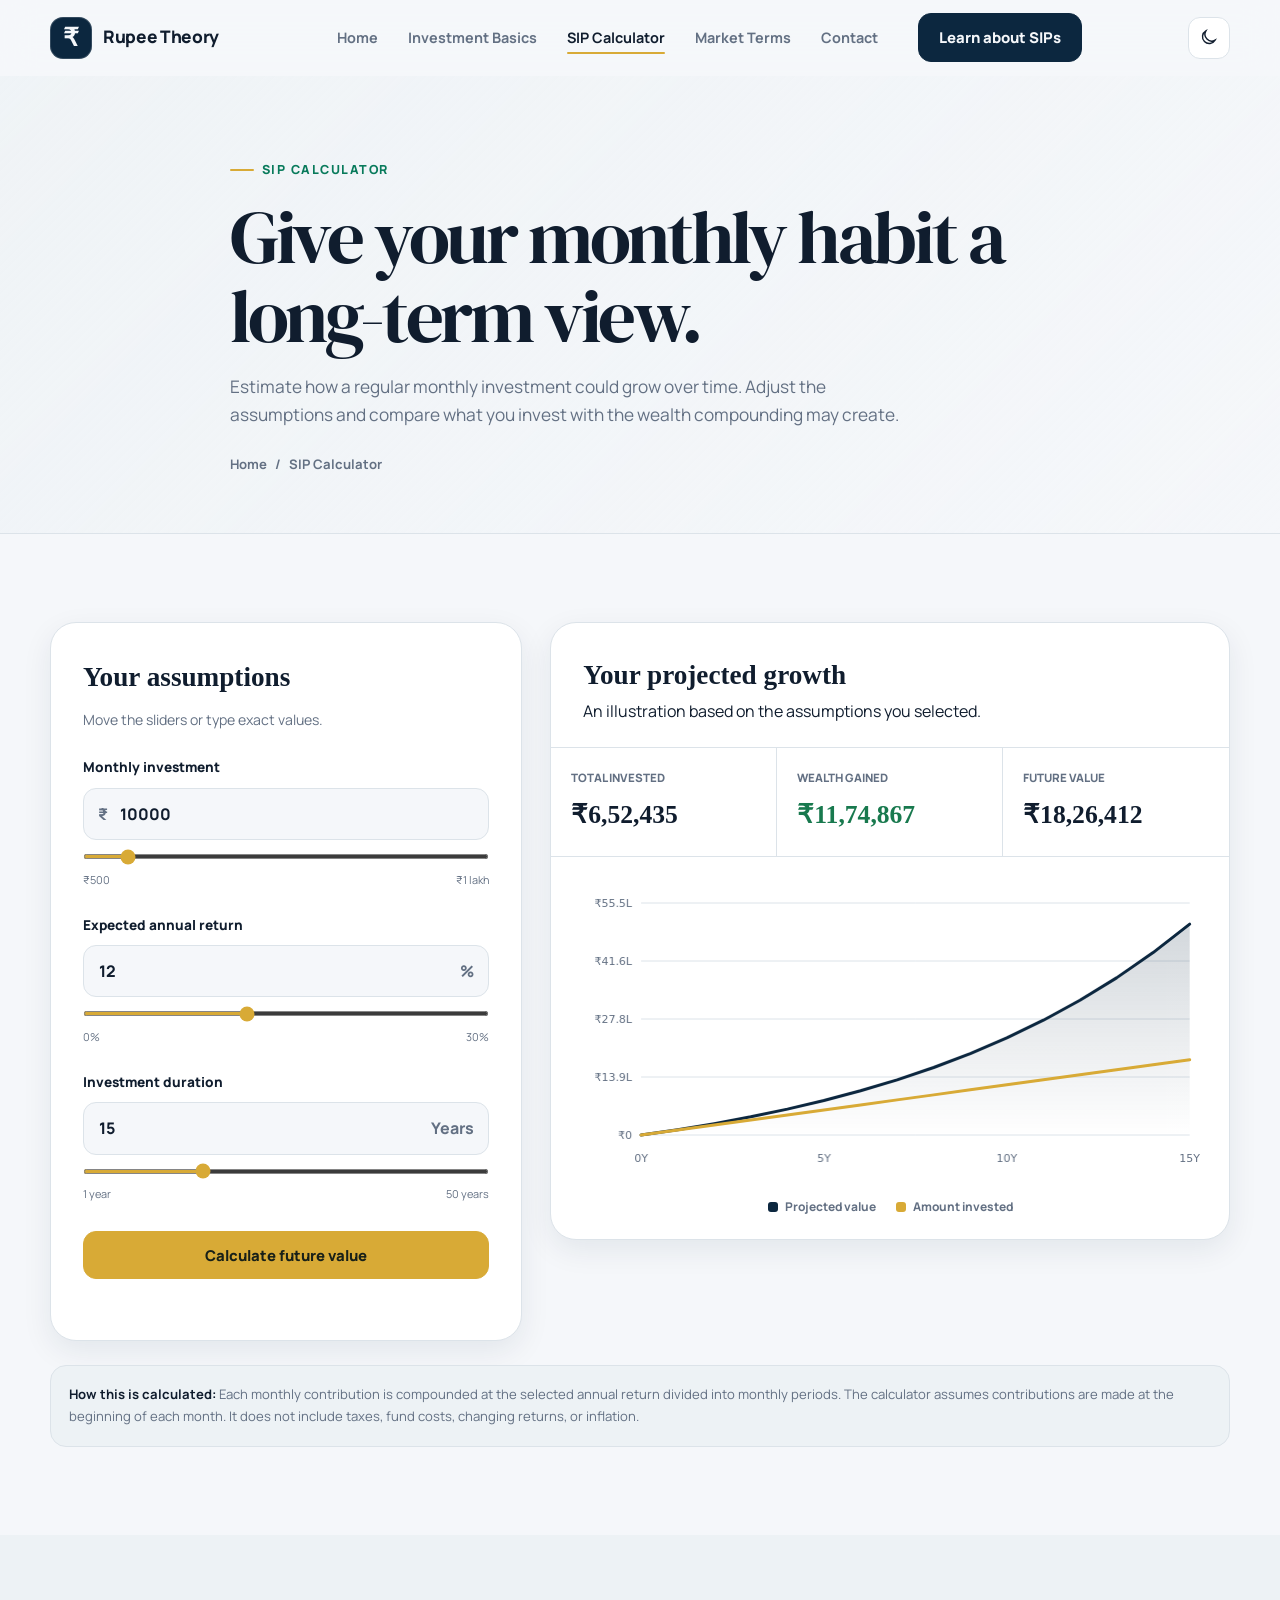
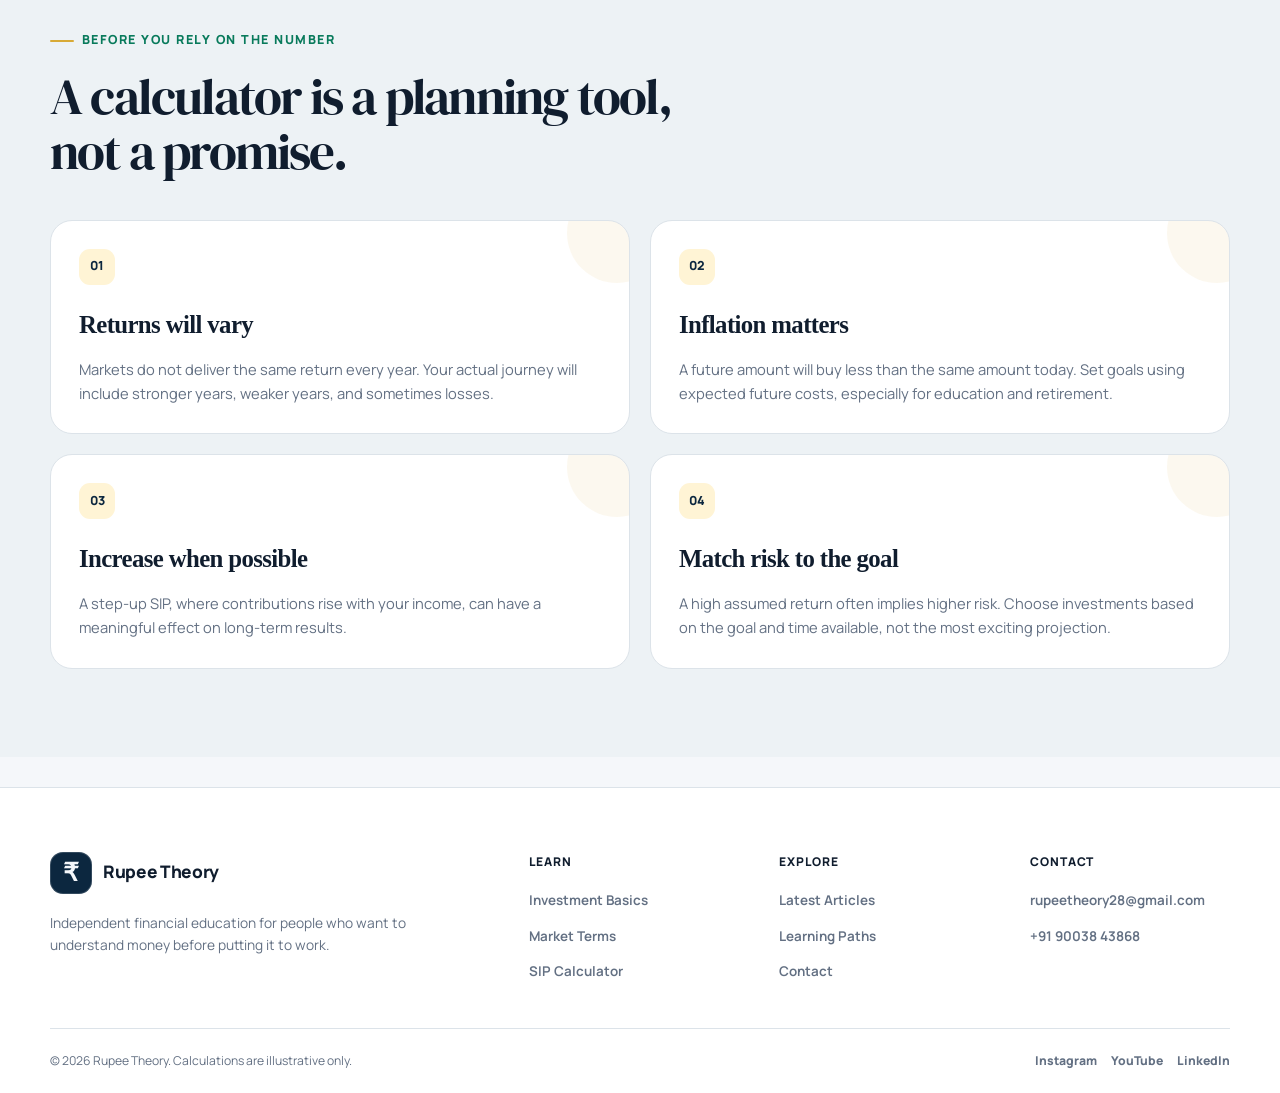
<file: sip-calculator.html>
<!DOCTYPE html>
<html lang="en" data-theme="light">
<head>
  <meta charset="UTF-8">
  <meta name="viewport" content="width=device-width, initial-scale=1.0">
  <meta name="description" content="Calculate the future value of your monthly SIP, total investment, and estimated wealth gained with an interactive Indian rupee calculator.">
  <meta name="theme-color" content="#143f32">
  <title>SIP Calculator | Rupee Theory</title>
  <link rel="preconnect" href="https://fonts.googleapis.com">
  <link rel="preconnect" href="https://fonts.gstatic.com" crossorigin>
  <link href="https://fonts.googleapis.com/css2?family=DM+Serif+Display&family=Manrope:wght@400;500;600;700;800&display=swap" rel="stylesheet">
  <link rel="stylesheet" href="assets/css/styles.css">
  <script src="assets/js/main.js" defer></script>
</head>
<body>
  <a class="skip-link" href="#main-content">Skip to content</a>
  <header class="site-header">
    <nav class="navbar container" aria-label="Main navigation">
      <a class="brand" href="index.html"><span class="brand-mark">₹</span><span>Rupee Theory</span></a>
      <div class="nav-wrap" data-nav-wrap>
        <ul class="nav-links">
          <li><a class="nav-link" href="index.html">Home</a></li>
          <li><a class="nav-link" href="investment-basics.html">Investment Basics</a></li>
          <li><a class="nav-link active" href="sip-calculator.html">SIP Calculator</a></li>
          <li><a class="nav-link" href="stock-market-terms.html">Market Terms</a></li>
          <li><a class="nav-link" href="contact.html">Contact</a></li>
        </ul>
        <a class="button nav-cta" href="investment-basics.html#sip">Learn about SIPs</a>
      </div>
      <div class="nav-actions">
        <button class="icon-button" type="button" data-theme-toggle aria-label="Switch theme">
          <svg class="theme-icon-moon" viewBox="0 0 24 24" fill="none" stroke="currentColor" stroke-width="1.8"><path d="M20.3 15.3A8.5 8.5 0 0 1 8.7 3.7 8.5 8.5 0 1 0 20.3 15.3Z"/></svg>
          <svg class="theme-icon-sun" viewBox="0 0 24 24" fill="none" stroke="currentColor" stroke-width="1.8"><circle cx="12" cy="12" r="4"/><path d="M12 2v2M12 20v2M4.93 4.93l1.42 1.42M17.66 17.66l1.41 1.41M2 12h2M20 12h2M4.93 19.07l1.42-1.42M17.66 6.34l1.41-1.41"/></svg>
        </button>
        <button class="menu-toggle" type="button" data-menu-toggle aria-label="Open navigation" aria-expanded="false"><svg viewBox="0 0 24 24" fill="none" stroke="currentColor" stroke-width="2"><path d="M4 7h16M4 12h16M4 17h16"/></svg></button>
      </div>
    </nav>
  </header>

  <main id="main-content">
    <section class="page-hero">
      <div class="container page-hero-inner reveal">
        <span class="eyebrow">SIP calculator</span>
        <h1>Give your monthly habit a long-term view.</h1>
        <p>Estimate how a regular monthly investment could grow over time. Adjust the assumptions and compare what you invest with the wealth compounding may create.</p>
        <div class="breadcrumbs"><a href="index.html">Home</a><span>/</span><span>SIP Calculator</span></div>
      </div>
    </section>

    <section class="section">
      <div class="container">
        <div class="calculator-layout">
          <form class="calculator-panel reveal" data-sip-form>
            <h2>Your assumptions</h2>
            <p>Move the sliders or type exact values.</p>

            <div class="form-group">
              <div class="form-label-row"><label class="form-label" for="monthlyInvestment">Monthly investment</label></div>
              <div class="input-wrap"><span class="input-prefix">₹</span><input class="form-control has-prefix" id="monthlyInvestment" type="number" min="500" max="1000000" step="500" value="10000" required></div>
              <input id="monthlyRange" type="range" min="500" max="100000" step="500" value="10000" aria-label="Monthly investment slider">
              <div class="range-labels"><span>₹500</span><span>₹1 lakh</span></div>
            </div>

            <div class="form-group">
              <div class="form-label-row"><label class="form-label" for="annualReturn">Expected annual return</label></div>
              <div class="input-wrap"><input class="form-control has-suffix" id="annualReturn" type="number" min="0" max="30" step="0.5" value="12" required><span class="input-suffix">%</span></div>
              <input id="returnRange" type="range" min="0" max="30" step="0.5" value="12" aria-label="Expected return slider">
              <div class="range-labels"><span>0%</span><span>30%</span></div>
            </div>

            <div class="form-group">
              <div class="form-label-row"><label class="form-label" for="durationYears">Investment duration</label></div>
              <div class="input-wrap"><input class="form-control has-suffix" id="durationYears" type="number" min="1" max="50" step="1" value="15" required><span class="input-suffix">Years</span></div>
              <input id="yearsRange" type="range" min="1" max="50" step="1" value="15" aria-label="Investment duration slider">
              <div class="range-labels"><span>1 year</span><span>50 years</span></div>
            </div>

            <button class="button button-accent" type="submit">Calculate future value</button>
            <p class="calc-error" data-calc-error role="alert"></p>
          </form>

          <section class="results-panel reveal" aria-live="polite">
            <div class="results-head"><h2>Your projected growth</h2><p>An illustration based on the assumptions you selected.</p></div>
            <div class="results-grid">
              <div class="result-item"><div class="result-label">Total invested</div><div class="result-value" data-total-invested>₹0</div></div>
              <div class="result-item highlight"><div class="result-label">Wealth gained</div><div class="result-value" data-wealth-gained>₹0</div></div>
              <div class="result-item"><div class="result-label">Future value</div><div class="result-value" data-future-value>₹0</div></div>
            </div>
            <div class="chart-wrap"><canvas id="sipChart" role="img" aria-label="Line chart comparing amount invested with projected portfolio value over time"></canvas></div>
            <div class="chart-legend"><span class="legend-item"><span class="legend-swatch"></span>Projected value</span><span class="legend-item"><span class="legend-swatch"></span>Amount invested</span></div>
          </section>
        </div>

        <div class="formula-note reveal">
          <strong>How this is calculated:</strong> Each monthly contribution is compounded at the selected annual return divided into monthly periods. The calculator assumes contributions are made at the beginning of each month. It does not include taxes, fund costs, changing returns, or inflation.
        </div>
      </div>
    </section>

    <section class="section section-tinted">
      <div class="container">
        <div class="section-header reveal">
          <div class="section-heading"><span class="eyebrow">Before you rely on the number</span><h2>A calculator is a planning tool, not a promise.</h2></div>
        </div>
        <div class="learning-grid">
          <article class="learning-card reveal"><span class="learning-number">01</span><h2>Returns will vary</h2><p>Markets do not deliver the same return every year. Your actual journey will include stronger years, weaker years, and sometimes losses.</p></article>
          <article class="learning-card reveal"><span class="learning-number">02</span><h2>Inflation matters</h2><p>A future amount will buy less than the same amount today. Set goals using expected future costs, especially for education and retirement.</p></article>
          <article class="learning-card reveal"><span class="learning-number">03</span><h2>Increase when possible</h2><p>A step-up SIP, where contributions rise with your income, can have a meaningful effect on long-term results.</p></article>
          <article class="learning-card reveal"><span class="learning-number">04</span><h2>Match risk to the goal</h2><p>A high assumed return often implies higher risk. Choose investments based on the goal and time available, not the most exciting projection.</p></article>
        </div>
      </div>
    </section>
  </main>

  <footer class="site-footer">
    <div class="container footer-main">
      <div class="footer-about"><a class="brand" href="index.html"><span class="brand-mark">₹</span><span>Rupee Theory</span></a><p>Independent financial education for people who want to understand money before putting it to work.</p></div>
      <div><h2 class="footer-title">Learn</h2><ul class="footer-links"><li><a href="investment-basics.html">Investment Basics</a></li><li><a href="stock-market-terms.html">Market Terms</a></li><li><a href="sip-calculator.html">SIP Calculator</a></li></ul></div>
      <div><h2 class="footer-title">Explore</h2><ul class="footer-links"><li><a href="index.html#latest">Latest Articles</a></li><li><a href="index.html#explore">Learning Paths</a></li><li><a href="contact.html">Contact</a></li></ul></div>
      <div><h2 class="footer-title">Contact</h2><ul class="footer-links"><li><a href="mailto:rupeetheory28@gmail.com">rupeetheory28@gmail.com</a></li><li><a href="tel:+919003843868">+91 90038 43868</a></li></ul></div>
    </div>
    <div class="container footer-bottom"><p>© 2026 Rupee Theory. Calculations are illustrative only.</p><div class="footer-socials"><a href="#">Instagram</a><a href="#">YouTube</a><a href="#">LinkedIn</a></div></div>
  </footer>
  <button class="scroll-top" type="button" data-scroll-top aria-label="Scroll to top"><svg viewBox="0 0 24 24" fill="none" stroke="currentColor" stroke-width="2"><path d="m6 15 6-6 6 6"/></svg></button>
</body>
</html>
</file>
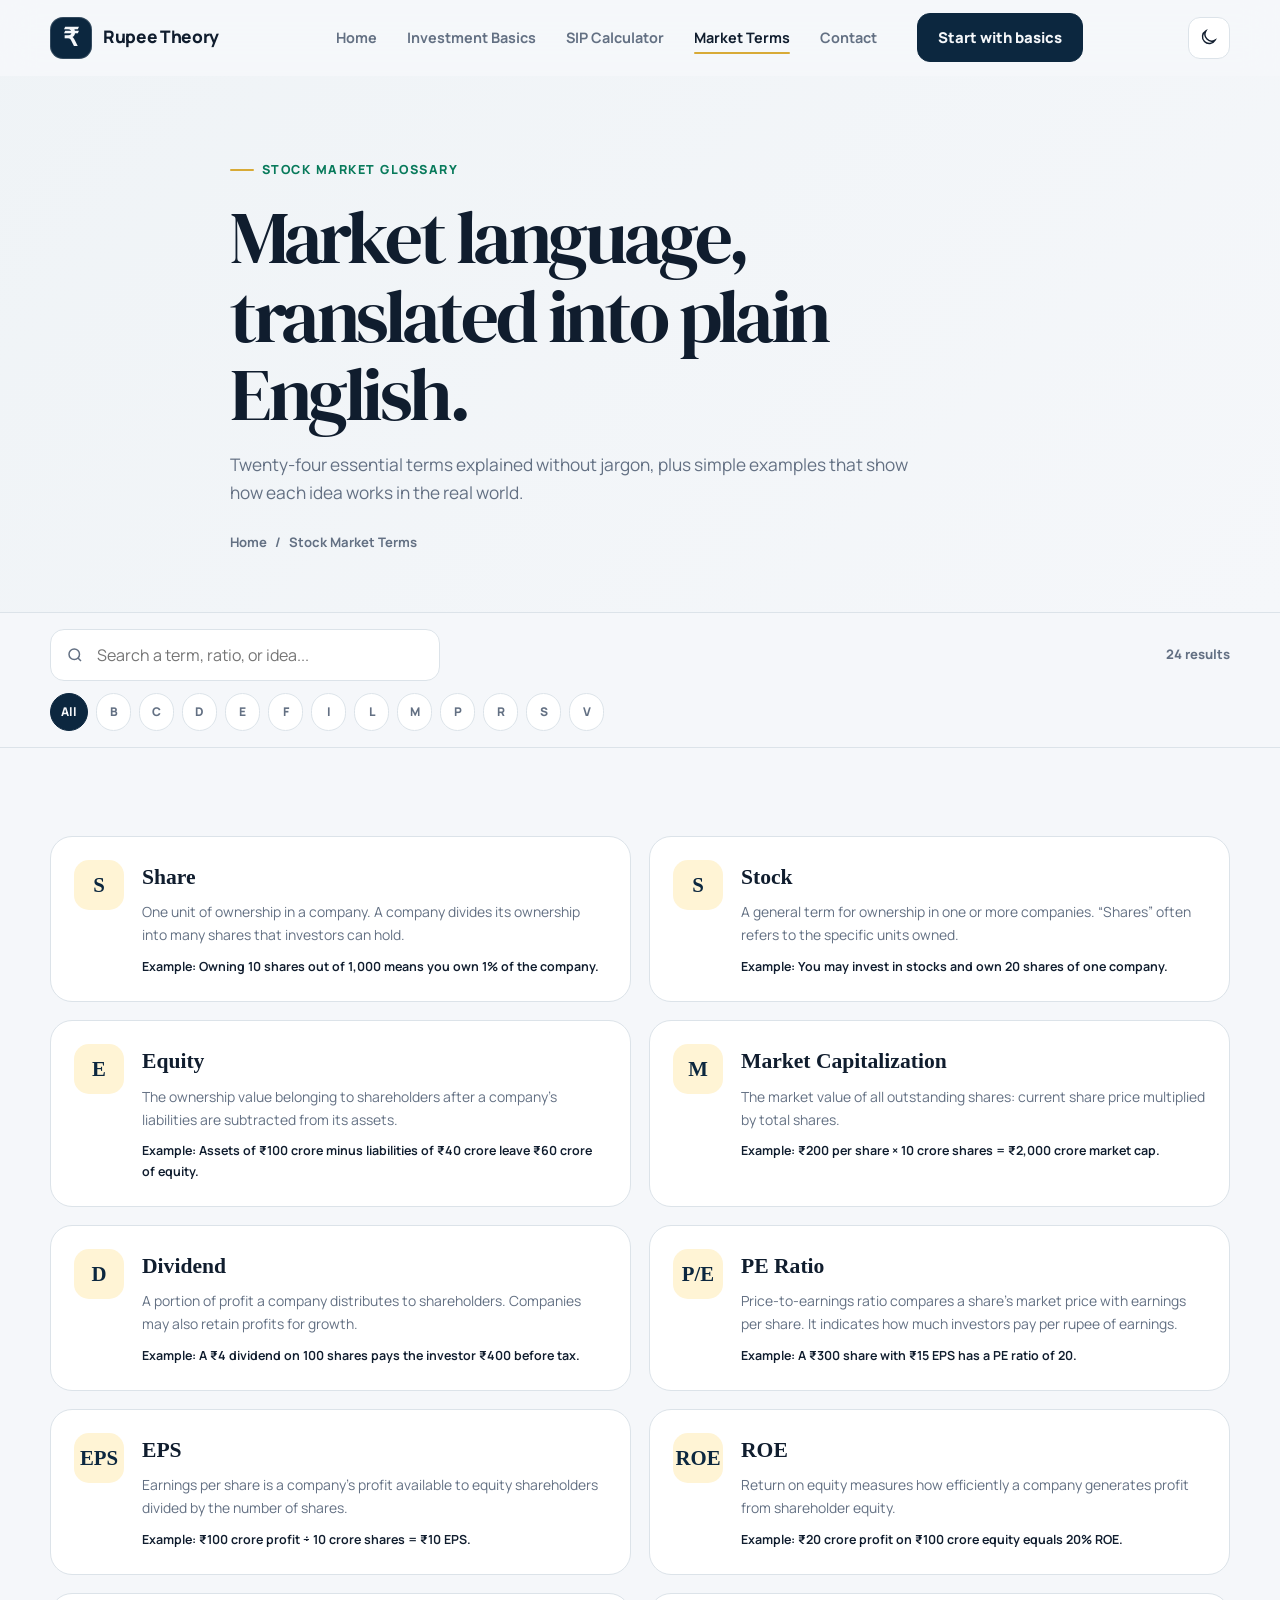
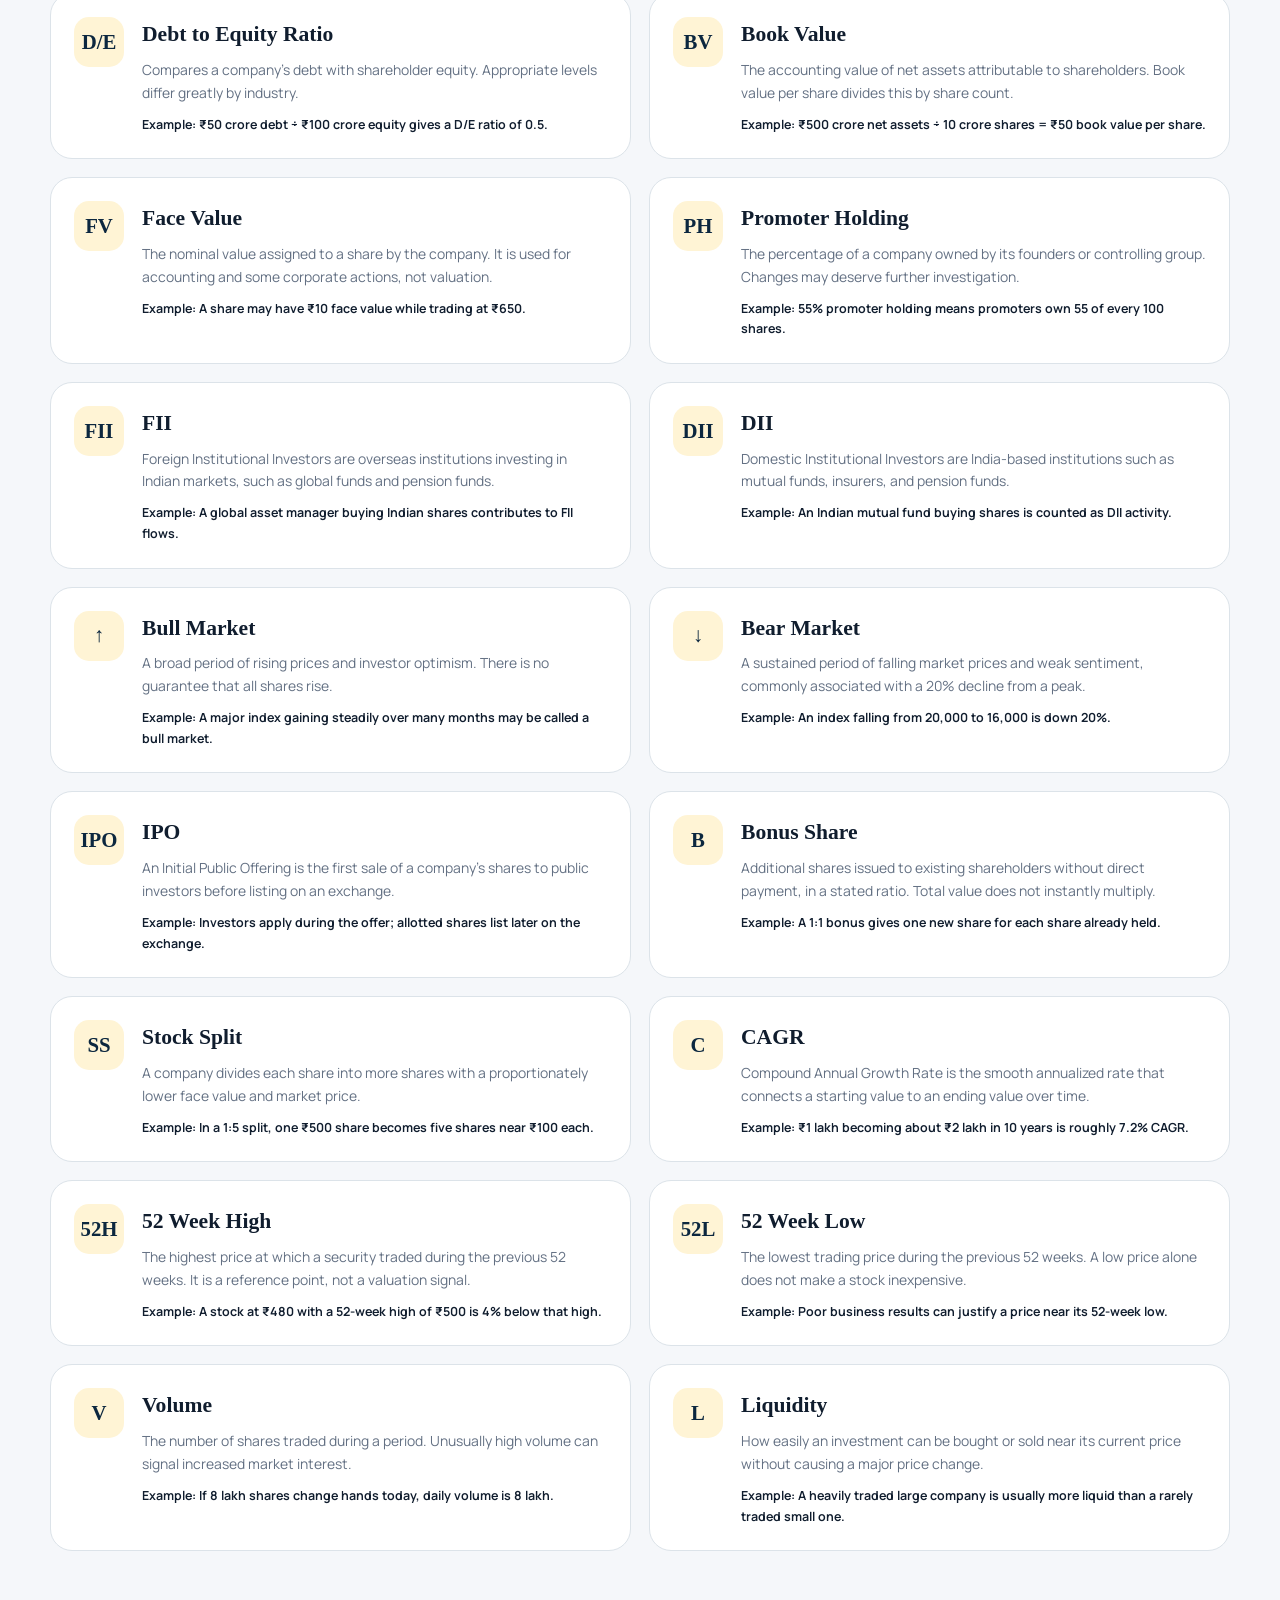
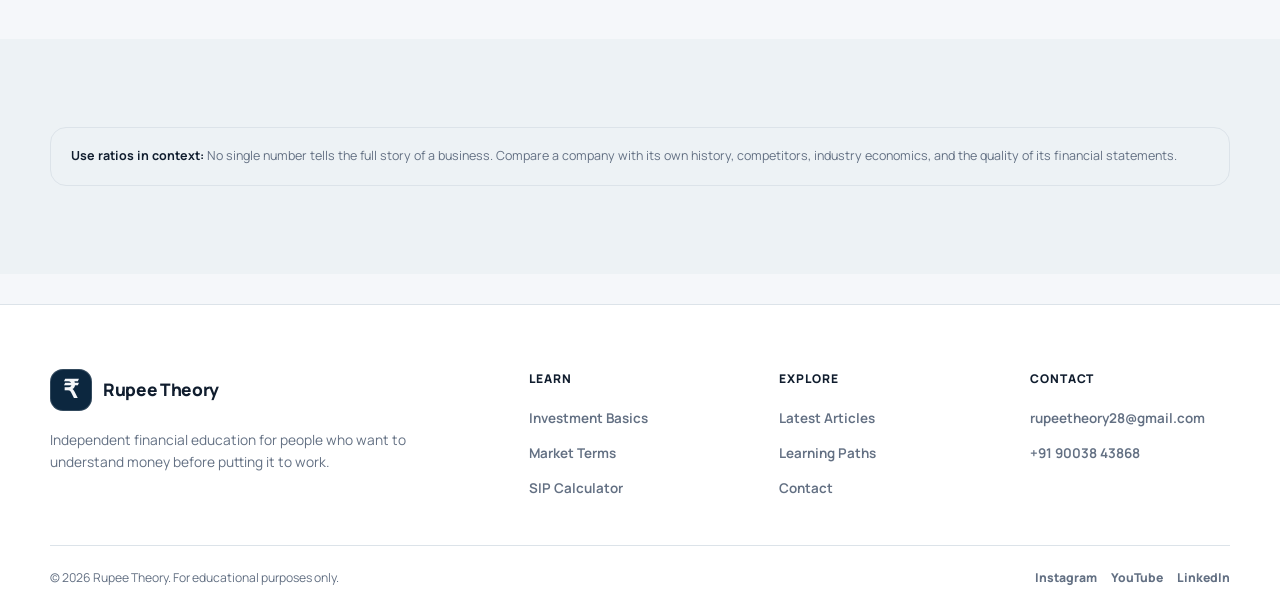
<file: stock-market-terms.html>
<!DOCTYPE html>
<html lang="en" data-theme="light">
<head>
  <meta charset="UTF-8">
  <meta name="viewport" content="width=device-width, initial-scale=1.0">
  <meta name="description" content="A simple stock market glossary explaining shares, market capitalization, PE ratio, EPS, ROE, IPO, CAGR, dividends, and more with examples.">
  <meta name="theme-color" content="#143f32">
  <title>Stock Market Terms Explained | Rupee Theory</title>
  <link rel="preconnect" href="https://fonts.googleapis.com">
  <link rel="preconnect" href="https://fonts.gstatic.com" crossorigin>
  <link href="https://fonts.googleapis.com/css2?family=DM+Serif+Display&family=Manrope:wght@400;500;600;700;800&display=swap" rel="stylesheet">
  <link rel="stylesheet" href="assets/css/styles.css">
  <script src="assets/js/main.js" defer></script>
</head>
<body>
  <a class="skip-link" href="#main-content">Skip to content</a>
  <header class="site-header">
    <nav class="navbar container" aria-label="Main navigation">
      <a class="brand" href="index.html"><span class="brand-mark">₹</span><span>Rupee Theory</span></a>
      <div class="nav-wrap" data-nav-wrap>
        <ul class="nav-links">
          <li><a class="nav-link" href="index.html">Home</a></li>
          <li><a class="nav-link" href="investment-basics.html">Investment Basics</a></li>
          <li><a class="nav-link" href="sip-calculator.html">SIP Calculator</a></li>
          <li><a class="nav-link active" href="stock-market-terms.html">Market Terms</a></li>
          <li><a class="nav-link" href="contact.html">Contact</a></li>
        </ul>
        <a class="button nav-cta" href="investment-basics.html">Start with basics</a>
      </div>
      <div class="nav-actions">
        <button class="icon-button" type="button" data-theme-toggle aria-label="Switch theme">
          <svg class="theme-icon-moon" viewBox="0 0 24 24" fill="none" stroke="currentColor" stroke-width="1.8"><path d="M20.3 15.3A8.5 8.5 0 0 1 8.7 3.7 8.5 8.5 0 1 0 20.3 15.3Z"/></svg>
          <svg class="theme-icon-sun" viewBox="0 0 24 24" fill="none" stroke="currentColor" stroke-width="1.8"><circle cx="12" cy="12" r="4"/><path d="M12 2v2M12 20v2M4.93 4.93l1.42 1.42M17.66 17.66l1.41 1.41M2 12h2M20 12h2M4.93 19.07l1.42-1.42M17.66 6.34l1.41-1.41"/></svg>
        </button>
        <button class="menu-toggle" type="button" data-menu-toggle aria-label="Open navigation" aria-expanded="false"><svg viewBox="0 0 24 24" fill="none" stroke="currentColor" stroke-width="2"><path d="M4 7h16M4 12h16M4 17h16"/></svg></button>
      </div>
    </nav>
  </header>

  <main id="main-content">
    <section class="page-hero">
      <div class="container page-hero-inner reveal">
        <span class="eyebrow">Stock market glossary</span>
        <h1>Market language, translated into plain English.</h1>
        <p>Twenty-four essential terms explained without jargon, plus simple examples that show how each idea works in the real world.</p>
        <div class="breadcrumbs"><a href="index.html">Home</a><span>/</span><span>Stock Market Terms</span></div>
      </div>
    </section>

    <div class="glossary-toolbar">
      <div class="container glossary-toolbar-inner">
        <div class="search-field">
          <svg viewBox="0 0 24 24" fill="none" stroke="currentColor" stroke-width="2"><circle cx="11" cy="11" r="7"/><path d="m20 20-4-4"/></svg>
          <input class="search-input" type="search" placeholder="Search a term, ratio, or idea..." aria-label="Search glossary" data-term-search>
        </div>
        <span class="glossary-count" data-term-count>24 results</span>
      </div>
      <div class="container alphabet-filter" aria-label="Filter glossary by first letter">
        <button class="alphabet-button active" type="button" data-letter-filter="all">All</button>
        <button class="alphabet-button" type="button" data-letter-filter="B">B</button>
        <button class="alphabet-button" type="button" data-letter-filter="C">C</button>
        <button class="alphabet-button" type="button" data-letter-filter="D">D</button>
        <button class="alphabet-button" type="button" data-letter-filter="E">E</button>
        <button class="alphabet-button" type="button" data-letter-filter="F">F</button>
        <button class="alphabet-button" type="button" data-letter-filter="I">I</button>
        <button class="alphabet-button" type="button" data-letter-filter="L">L</button>
        <button class="alphabet-button" type="button" data-letter-filter="M">M</button>
        <button class="alphabet-button" type="button" data-letter-filter="P">P</button>
        <button class="alphabet-button" type="button" data-letter-filter="R">R</button>
        <button class="alphabet-button" type="button" data-letter-filter="S">S</button>
        <button class="alphabet-button" type="button" data-letter-filter="V">V</button>
      </div>
    </div>

    <section class="section">
      <div class="container">
        <div class="glossary-grid">
          <article class="term-card reveal" data-term><div class="term-letter">S</div><div><h2>Share</h2><p>One unit of ownership in a company. A company divides its ownership into many shares that investors can hold.</p><div class="term-example">Example: Owning 10 shares out of 1,000 means you own 1% of the company.</div></div></article>
          <article class="term-card reveal" data-term><div class="term-letter">S</div><div><h2>Stock</h2><p>A general term for ownership in one or more companies. “Shares” often refers to the specific units owned.</p><div class="term-example">Example: You may invest in stocks and own 20 shares of one company.</div></div></article>
          <article class="term-card reveal" data-term><div class="term-letter">E</div><div><h2>Equity</h2><p>The ownership value belonging to shareholders after a company’s liabilities are subtracted from its assets.</p><div class="term-example">Example: Assets of ₹100 crore minus liabilities of ₹40 crore leave ₹60 crore of equity.</div></div></article>
          <article class="term-card reveal" data-term><div class="term-letter">M</div><div><h2>Market Capitalization</h2><p>The market value of all outstanding shares: current share price multiplied by total shares.</p><div class="term-example">Example: ₹200 per share × 10 crore shares = ₹2,000 crore market cap.</div></div></article>
          <article class="term-card reveal" data-term><div class="term-letter">D</div><div><h2>Dividend</h2><p>A portion of profit a company distributes to shareholders. Companies may also retain profits for growth.</p><div class="term-example">Example: A ₹4 dividend on 100 shares pays the investor ₹400 before tax.</div></div></article>
          <article class="term-card reveal" data-term><div class="term-letter">P/E</div><div><h2>PE Ratio</h2><p>Price-to-earnings ratio compares a share’s market price with earnings per share. It indicates how much investors pay per rupee of earnings.</p><div class="term-example">Example: A ₹300 share with ₹15 EPS has a PE ratio of 20.</div></div></article>
          <article class="term-card reveal" data-term><div class="term-letter">EPS</div><div><h2>EPS</h2><p>Earnings per share is a company’s profit available to equity shareholders divided by the number of shares.</p><div class="term-example">Example: ₹100 crore profit ÷ 10 crore shares = ₹10 EPS.</div></div></article>
          <article class="term-card reveal" data-term><div class="term-letter">ROE</div><div><h2>ROE</h2><p>Return on equity measures how efficiently a company generates profit from shareholder equity.</p><div class="term-example">Example: ₹20 crore profit on ₹100 crore equity equals 20% ROE.</div></div></article>
          <article class="term-card reveal" data-term><div class="term-letter">D/E</div><div><h2>Debt to Equity Ratio</h2><p>Compares a company’s debt with shareholder equity. Appropriate levels differ greatly by industry.</p><div class="term-example">Example: ₹50 crore debt ÷ ₹100 crore equity gives a D/E ratio of 0.5.</div></div></article>
          <article class="term-card reveal" data-term><div class="term-letter">BV</div><div><h2>Book Value</h2><p>The accounting value of net assets attributable to shareholders. Book value per share divides this by share count.</p><div class="term-example">Example: ₹500 crore net assets ÷ 10 crore shares = ₹50 book value per share.</div></div></article>
          <article class="term-card reveal" data-term><div class="term-letter">FV</div><div><h2>Face Value</h2><p>The nominal value assigned to a share by the company. It is used for accounting and some corporate actions, not valuation.</p><div class="term-example">Example: A share may have ₹10 face value while trading at ₹650.</div></div></article>
          <article class="term-card reveal" data-term><div class="term-letter">PH</div><div><h2>Promoter Holding</h2><p>The percentage of a company owned by its founders or controlling group. Changes may deserve further investigation.</p><div class="term-example">Example: 55% promoter holding means promoters own 55 of every 100 shares.</div></div></article>
          <article class="term-card reveal" data-term><div class="term-letter">FII</div><div><h2>FII</h2><p>Foreign Institutional Investors are overseas institutions investing in Indian markets, such as global funds and pension funds.</p><div class="term-example">Example: A global asset manager buying Indian shares contributes to FII flows.</div></div></article>
          <article class="term-card reveal" data-term><div class="term-letter">DII</div><div><h2>DII</h2><p>Domestic Institutional Investors are India-based institutions such as mutual funds, insurers, and pension funds.</p><div class="term-example">Example: An Indian mutual fund buying shares is counted as DII activity.</div></div></article>
          <article class="term-card reveal" data-term><div class="term-letter">↑</div><div><h2>Bull Market</h2><p>A broad period of rising prices and investor optimism. There is no guarantee that all shares rise.</p><div class="term-example">Example: A major index gaining steadily over many months may be called a bull market.</div></div></article>
          <article class="term-card reveal" data-term><div class="term-letter">↓</div><div><h2>Bear Market</h2><p>A sustained period of falling market prices and weak sentiment, commonly associated with a 20% decline from a peak.</p><div class="term-example">Example: An index falling from 20,000 to 16,000 is down 20%.</div></div></article>
          <article class="term-card reveal" data-term><div class="term-letter">IPO</div><div><h2>IPO</h2><p>An Initial Public Offering is the first sale of a company’s shares to public investors before listing on an exchange.</p><div class="term-example">Example: Investors apply during the offer; allotted shares list later on the exchange.</div></div></article>
          <article class="term-card reveal" data-term><div class="term-letter">B</div><div><h2>Bonus Share</h2><p>Additional shares issued to existing shareholders without direct payment, in a stated ratio. Total value does not instantly multiply.</p><div class="term-example">Example: A 1:1 bonus gives one new share for each share already held.</div></div></article>
          <article class="term-card reveal" data-term><div class="term-letter">SS</div><div><h2>Stock Split</h2><p>A company divides each share into more shares with a proportionately lower face value and market price.</p><div class="term-example">Example: In a 1:5 split, one ₹500 share becomes five shares near ₹100 each.</div></div></article>
          <article class="term-card reveal" data-term><div class="term-letter">C</div><div><h2>CAGR</h2><p>Compound Annual Growth Rate is the smooth annualized rate that connects a starting value to an ending value over time.</p><div class="term-example">Example: ₹1 lakh becoming about ₹2 lakh in 10 years is roughly 7.2% CAGR.</div></div></article>
          <article class="term-card reveal" data-term><div class="term-letter">52H</div><div><h2>52 Week High</h2><p>The highest price at which a security traded during the previous 52 weeks. It is a reference point, not a valuation signal.</p><div class="term-example">Example: A stock at ₹480 with a 52-week high of ₹500 is 4% below that high.</div></div></article>
          <article class="term-card reveal" data-term><div class="term-letter">52L</div><div><h2>52 Week Low</h2><p>The lowest trading price during the previous 52 weeks. A low price alone does not make a stock inexpensive.</p><div class="term-example">Example: Poor business results can justify a price near its 52-week low.</div></div></article>
          <article class="term-card reveal" data-term><div class="term-letter">V</div><div><h2>Volume</h2><p>The number of shares traded during a period. Unusually high volume can signal increased market interest.</p><div class="term-example">Example: If 8 lakh shares change hands today, daily volume is 8 lakh.</div></div></article>
          <article class="term-card reveal" data-term><div class="term-letter">L</div><div><h2>Liquidity</h2><p>How easily an investment can be bought or sold near its current price without causing a major price change.</p><div class="term-example">Example: A heavily traded large company is usually more liquid than a rarely traded small one.</div></div></article>
        </div>
        <div class="search-empty" data-term-empty>No glossary terms match your search.</div>
      </div>
    </section>

    <section class="section section-tinted">
      <div class="container">
        <div class="disclaimer"><strong>Use ratios in context:</strong> No single number tells the full story of a business. Compare a company with its own history, competitors, industry economics, and the quality of its financial statements.</div>
      </div>
    </section>
  </main>

  <footer class="site-footer">
    <div class="container footer-main">
      <div class="footer-about"><a class="brand" href="index.html"><span class="brand-mark">₹</span><span>Rupee Theory</span></a><p>Independent financial education for people who want to understand money before putting it to work.</p></div>
      <div><h2 class="footer-title">Learn</h2><ul class="footer-links"><li><a href="investment-basics.html">Investment Basics</a></li><li><a href="stock-market-terms.html">Market Terms</a></li><li><a href="sip-calculator.html">SIP Calculator</a></li></ul></div>
      <div><h2 class="footer-title">Explore</h2><ul class="footer-links"><li><a href="index.html#latest">Latest Articles</a></li><li><a href="index.html#explore">Learning Paths</a></li><li><a href="contact.html">Contact</a></li></ul></div>
      <div><h2 class="footer-title">Contact</h2><ul class="footer-links"><li><a href="mailto:rupeetheory28@gmail.com">rupeetheory28@gmail.com</a></li><li><a href="tel:+919003843868">+91 90038 43868</a></li></ul></div>
    </div>
    <div class="container footer-bottom"><p>© 2026 Rupee Theory. For educational purposes only.</p><div class="footer-socials"><a href="#">Instagram</a><a href="#">YouTube</a><a href="#">LinkedIn</a></div></div>
  </footer>
  <button class="scroll-top" type="button" data-scroll-top aria-label="Scroll to top"><svg viewBox="0 0 24 24" fill="none" stroke="currentColor" stroke-width="2"><path d="m6 15 6-6 6 6"/></svg></button>
</body>
</html>
</file>
<file: assets/css/styles.css>
:root {
  --bg: #f5f7fa;
  --surface: #ffffff;
  --surface-2: #edf2f5;
  --text: #101d2e;
  --muted: #637083;
  --primary: #0c273f;
  --primary-2: #087a5b;
  --accent: #d8aa36;
  --accent-soft: #fff4d5;
  --border: #dce3e9;
  --success: #18794e;
  --danger: #b42318;
  --shadow: 0 24px 70px rgba(12, 39, 63, 0.12);
  --shadow-sm: 0 10px 30px rgba(12, 39, 63, 0.08);
  --radius: 22px;
  --radius-sm: 14px;
  --container: 1180px;
  --nav-height: 76px;
}

[data-theme="dark"] {
  --bg: #07121e;
  --surface: #0e1d2b;
  --surface-2: #132636;
  --text: #eff8f2;
  --muted: #a7b5ad;
  --primary: #75d6b4;
  --primary-2: #8ae4c3;
  --accent: #efc34d;
  --accent-soft: #342b13;
  --border: #253a4c;
  --success: #6bdba5;
  --danger: #ff8a80;
  --shadow: 0 18px 50px rgba(0, 0, 0, 0.28);
  --shadow-sm: 0 8px 24px rgba(0, 0, 0, 0.22);
}

* {
  box-sizing: border-box;
  margin: 0;
  padding: 0;
}

html {
  scroll-behavior: smooth;
  scroll-padding-top: calc(var(--nav-height) + 24px);
}

body {
  min-height: 100vh;
  background: var(--bg);
  color: var(--text);
  font-family: "Manrope", Inter, ui-sans-serif, system-ui, sans-serif;
  line-height: 1.65;
  transition: background 0.25s ease, color 0.25s ease;
}

body.menu-open {
  overflow: hidden;
}

button,
input,
textarea,
select {
  font: inherit;
}

button,
a {
  -webkit-tap-highlight-color: transparent;
}

a {
  color: inherit;
  text-decoration: none;
}

img,
svg,
canvas {
  display: block;
  max-width: 100%;
}

ul {
  list-style: none;
}

.sr-only {
  position: absolute;
  width: 1px;
  height: 1px;
  overflow: hidden;
  clip: rect(0, 0, 0, 0);
  clip-path: inset(50%);
  white-space: nowrap;
}

.container {
  width: min(calc(100% - 40px), var(--container));
  margin-inline: auto;
}

.skip-link {
  position: fixed;
  top: 8px;
  left: 8px;
  z-index: 1000;
  padding: 10px 16px;
  border-radius: 10px;
  background: var(--accent);
  color: #182018;
  font-weight: 800;
  transform: translateY(-150%);
}

.skip-link:focus {
  transform: translateY(0);
}

.site-header {
  position: sticky;
  top: 0;
  z-index: 100;
  height: var(--nav-height);
  border-bottom: 1px solid transparent;
  background: color-mix(in srgb, var(--bg) 88%, transparent);
  backdrop-filter: blur(18px);
  transition: border-color 0.2s ease, box-shadow 0.2s ease;
}

.site-header.scrolled {
  border-color: var(--border);
  box-shadow: 0 8px 24px rgba(10, 30, 22, 0.06);
}

.navbar {
  display: flex;
  align-items: center;
  justify-content: space-between;
  height: 100%;
  gap: 24px;
}

.brand {
  display: inline-flex;
  align-items: center;
  flex-shrink: 0;
  gap: 11px;
  font-size: 1.08rem;
  font-weight: 850;
  letter-spacing: -0.02em;
}

.brand-mark {
  display: grid;
  width: 42px;
  height: 42px;
  place-items: center;
  border-radius: 13px;
  background: var(--primary);
  color: var(--bg);
  font-family: "DM Serif Display", Georgia, serif;
  font-size: 1.55rem;
  font-weight: 700;
  box-shadow: inset 0 0 0 1px rgba(255, 255, 255, 0.16);
}

[data-theme="dark"] .brand-mark {
  color: #0b1712;
}

.nav-wrap {
  display: flex;
  align-items: center;
  gap: 28px;
}

.nav-links {
  display: flex;
  align-items: center;
  gap: 6px;
}

.nav-link {
  position: relative;
  padding: 10px 12px;
  color: var(--muted);
  font-size: 0.9rem;
  font-weight: 700;
  transition: color 0.2s ease;
}

.nav-link:hover,
.nav-link.active {
  color: var(--text);
}

.nav-link.active::after {
  position: absolute;
  right: 12px;
  bottom: 3px;
  left: 12px;
  height: 2px;
  border-radius: 999px;
  background: var(--accent);
  content: "";
}

.nav-actions {
  display: flex;
  align-items: center;
  gap: 10px;
}

.icon-button,
.menu-toggle {
  display: inline-grid;
  width: 42px;
  height: 42px;
  cursor: pointer;
  place-items: center;
  border: 1px solid var(--border);
  border-radius: 12px;
  background: var(--surface);
  color: var(--text);
  transition: transform 0.2s ease, border-color 0.2s ease, background 0.2s ease;
}

.icon-button:hover,
.menu-toggle:hover {
  border-color: var(--accent);
  transform: translateY(-2px);
}

.icon-button svg,
.menu-toggle svg {
  width: 19px;
  height: 19px;
}

.menu-toggle {
  display: none;
}

.theme-icon-sun {
  display: none;
}

[data-theme="dark"] .theme-icon-moon {
  display: none;
}

[data-theme="dark"] .theme-icon-sun {
  display: block;
}

.button {
  display: inline-flex;
  min-height: 48px;
  align-items: center;
  justify-content: center;
  gap: 9px;
  cursor: pointer;
  border: 1px solid var(--primary);
  border-radius: 13px;
  padding: 11px 20px;
  background: var(--primary);
  color: var(--bg);
  font-size: 0.93rem;
  font-weight: 800;
  transition: transform 0.2s ease, box-shadow 0.2s ease, background 0.2s ease;
}

[data-theme="dark"] .button {
  color: #0b1712;
}

.button:hover {
  box-shadow: 0 10px 24px color-mix(in srgb, var(--primary) 24%, transparent);
  transform: translateY(-2px);
}

.button-secondary {
  border-color: var(--border);
  background: var(--surface);
  color: var(--text);
}

.button-accent {
  border-color: var(--accent);
  background: var(--accent);
  color: #182018;
}

.button svg {
  width: 18px;
  height: 18px;
}

.eyebrow {
  display: inline-flex;
  align-items: center;
  gap: 8px;
  margin-bottom: 18px;
  color: var(--primary-2);
  font-size: 0.78rem;
  font-weight: 850;
  letter-spacing: 0.12em;
  text-transform: uppercase;
}

.eyebrow::before {
  width: 24px;
  height: 2px;
  border-radius: 999px;
  background: var(--accent);
  content: "";
}

.hero {
  position: relative;
  overflow: hidden;
  padding: 104px 0 88px;
  background:
    linear-gradient(115deg, color-mix(in srgb, var(--primary) 7%, transparent), transparent 52%),
    radial-gradient(circle at 82% 18%, color-mix(in srgb, var(--accent) 15%, transparent), transparent 26%);
}

.hero::before {
  position: absolute;
  z-index: -1;
  top: -100px;
  left: 55%;
  width: 600px;
  height: 600px;
  border-radius: 50%;
  background: radial-gradient(circle, color-mix(in srgb, var(--accent) 18%, transparent), transparent 67%);
  content: "";
  pointer-events: none;
}

.hero-grid {
  display: grid;
  align-items: center;
  grid-template-columns: 1.08fr 0.92fr;
  gap: 72px;
}

.hero h1 {
  max-width: 760px;
  font-family: "DM Serif Display", Georgia, serif;
  font-size: clamp(3rem, 6vw, 5.65rem);
  font-weight: 500;
  letter-spacing: -0.055em;
  line-height: 0.98;
}

.hero h1 span {
  color: var(--primary-2);
}

.hero-copy {
  max-width: 620px;
  margin-top: 24px;
  color: var(--muted);
  font-size: 1.12rem;
}

.hero-actions {
  display: flex;
  flex-wrap: wrap;
  gap: 12px;
  margin-top: 32px;
}

.trust-row {
  display: flex;
  flex-wrap: wrap;
  gap: 18px;
  margin-top: 34px;
  color: var(--muted);
  font-size: 0.82rem;
  font-weight: 700;
}

.trust-item {
  display: inline-flex;
  align-items: center;
  gap: 7px;
}

.trust-dot {
  width: 7px;
  height: 7px;
  border-radius: 50%;
  background: var(--accent);
  box-shadow: 0 0 0 4px var(--accent-soft);
}

.hero-visual {
  position: relative;
  min-height: 470px;
}

.portfolio-card {
  position: absolute;
  inset: 30px 10px 20px 50px;
  overflow: hidden;
  border: 1px solid color-mix(in srgb, var(--border) 72%, transparent);
  border-radius: 30px;
  background: linear-gradient(145deg, var(--surface), var(--surface-2));
  box-shadow: var(--shadow);
}

.portfolio-header {
  display: flex;
  align-items: center;
  justify-content: space-between;
  padding: 28px 30px 18px;
}

.portfolio-label {
  color: var(--muted);
  font-size: 0.78rem;
  font-weight: 800;
  letter-spacing: 0.08em;
  text-transform: uppercase;
}

.portfolio-value {
  margin-top: 4px;
  font-family: Georgia, serif;
  font-size: 2.1rem;
  letter-spacing: -0.03em;
}

.growth-pill {
  border-radius: 999px;
  padding: 7px 11px;
  background: color-mix(in srgb, var(--success) 13%, transparent);
  color: var(--success);
  font-size: 0.76rem;
  font-weight: 850;
}

.chart-art {
  height: 210px;
  padding: 10px 28px 0;
}

.chart-art svg {
  width: 100%;
  height: 100%;
  overflow: visible;
}

.allocation {
  display: grid;
  grid-template-columns: repeat(3, 1fr);
  gap: 10px;
  padding: 20px 28px 28px;
}

.allocation-item {
  border: 1px solid var(--border);
  border-radius: 14px;
  padding: 13px;
  background: color-mix(in srgb, var(--surface) 85%, transparent);
}

.allocation-name {
  display: flex;
  align-items: center;
  gap: 7px;
  color: var(--muted);
  font-size: 0.7rem;
  font-weight: 700;
}

.allocation-name::before {
  width: 7px;
  height: 7px;
  border-radius: 50%;
  background: var(--accent);
  content: "";
}

.allocation-item:nth-child(2) .allocation-name::before {
  background: var(--primary-2);
}

.allocation-item:nth-child(3) .allocation-name::before {
  background: #8aa59a;
}

.allocation-value {
  margin-top: 5px;
  font-size: 1.02rem;
  font-weight: 850;
}

.floating-note {
  position: absolute;
  z-index: 2;
  top: 0;
  right: -10px;
  width: 155px;
  border: 1px solid var(--border);
  border-radius: 18px;
  padding: 16px;
  background: var(--surface);
  box-shadow: var(--shadow-sm);
}

.floating-note-icon {
  display: grid;
  width: 36px;
  height: 36px;
  margin-bottom: 10px;
  place-items: center;
  border-radius: 11px;
  background: var(--accent-soft);
  color: var(--primary);
  font-size: 1.1rem;
  font-weight: 900;
}

.floating-note strong {
  display: block;
  font-size: 0.82rem;
}

.floating-note span {
  color: var(--muted);
  font-size: 0.72rem;
}

.page-hero {
  padding: 76px 0 58px;
  border-bottom: 1px solid var(--border);
  background:
    linear-gradient(135deg, color-mix(in srgb, var(--surface-2) 72%, transparent), transparent),
    var(--bg);
}

.page-hero-inner {
  max-width: 820px;
}

.page-hero h1 {
  font-family: "DM Serif Display", Georgia, serif;
  font-size: clamp(2.6rem, 6vw, 4.7rem);
  font-weight: 500;
  letter-spacing: -0.045em;
  line-height: 1.04;
}

.page-hero p {
  max-width: 690px;
  margin-top: 18px;
  color: var(--muted);
  font-size: 1.08rem;
}

.breadcrumbs {
  display: flex;
  flex-wrap: wrap;
  gap: 8px;
  margin-top: 24px;
  color: var(--muted);
  font-size: 0.82rem;
  font-weight: 700;
}

.breadcrumbs a:hover {
  color: var(--primary);
}

.section {
  padding: 88px 0;
}

.section-compact {
  padding: 62px 0;
}

.section-tinted {
  background: var(--surface-2);
}

.section-header {
  display: flex;
  align-items: end;
  justify-content: space-between;
  gap: 30px;
  margin-bottom: 40px;
}

.section-heading {
  max-width: 680px;
}

.section-heading h2 {
  font-family: "DM Serif Display", Georgia, serif;
  font-size: clamp(2rem, 4vw, 3.25rem);
  font-weight: 500;
  letter-spacing: -0.035em;
  line-height: 1.08;
}

.section-heading p {
  margin-top: 13px;
  color: var(--muted);
}

.text-link {
  display: inline-flex;
  align-items: center;
  gap: 7px;
  color: var(--primary-2);
  font-size: 0.9rem;
  font-weight: 850;
}

.text-link:hover {
  gap: 11px;
}

.category-grid {
  display: grid;
  grid-template-columns: repeat(4, 1fr);
  gap: 18px;
}

.category-card {
  position: relative;
  min-height: 230px;
  overflow: hidden;
  border: 1px solid var(--border);
  border-radius: var(--radius);
  padding: 25px;
  background: var(--surface);
  box-shadow: var(--shadow-sm);
  transition: transform 0.25s ease, border-color 0.25s ease;
}

.category-card:hover {
  border-color: color-mix(in srgb, var(--accent) 75%, var(--border));
  transform: translateY(-6px);
}

.category-card.featured {
  grid-column: span 2;
  background: var(--primary);
  color: var(--bg);
}

[data-theme="dark"] .category-card.featured {
  color: #0b1712;
}

.category-card.featured .card-description {
  color: color-mix(in srgb, var(--bg) 72%, transparent);
}

[data-theme="dark"] .category-card.featured .card-description {
  color: rgba(9, 18, 15, 0.7);
}

.card-icon {
  display: grid;
  width: 48px;
  height: 48px;
  margin-bottom: 30px;
  place-items: center;
  border-radius: 15px;
  background: var(--accent-soft);
  color: var(--primary);
}

.card-icon svg {
  width: 23px;
  height: 23px;
}

.category-card.featured .card-icon {
  background: rgba(255, 255, 255, 0.14);
  color: var(--accent);
}

.card-kicker {
  margin-bottom: 5px;
  color: var(--muted);
  font-size: 0.72rem;
  font-weight: 850;
  letter-spacing: 0.09em;
  text-transform: uppercase;
}

.category-card h3 {
  font-family: Georgia, serif;
  font-size: 1.35rem;
  font-weight: 600;
  letter-spacing: -0.02em;
}

.card-description {
  margin-top: 10px;
  color: var(--muted);
  font-size: 0.88rem;
  line-height: 1.55;
}

.card-arrow {
  position: absolute;
  right: 22px;
  bottom: 20px;
  font-size: 1.3rem;
}

.article-toolbar {
  display: flex;
  align-items: center;
  justify-content: space-between;
  gap: 20px;
  margin-bottom: 28px;
}

.search-field {
  position: relative;
  width: min(100%, 390px);
}

.search-field svg {
  position: absolute;
  top: 50%;
  left: 16px;
  width: 18px;
  height: 18px;
  color: var(--muted);
  transform: translateY(-50%);
}

.search-input {
  width: 100%;
  min-height: 50px;
  border: 1px solid var(--border);
  border-radius: 14px;
  outline: none;
  padding: 12px 16px 12px 46px;
  background: var(--surface);
  color: var(--text);
  transition: border-color 0.2s ease, box-shadow 0.2s ease;
}

.search-input:focus {
  border-color: var(--primary);
  box-shadow: 0 0 0 4px color-mix(in srgb, var(--primary) 12%, transparent);
}

.article-grid {
  display: grid;
  grid-template-columns: repeat(3, 1fr);
  gap: 20px;
}

.article-card {
  overflow: hidden;
  border: 1px solid var(--border);
  border-radius: var(--radius);
  background: var(--surface);
  box-shadow: var(--shadow-sm);
  transition: transform 0.25s ease;
}

.article-card:hover {
  transform: translateY(-5px);
}

.article-art {
  position: relative;
  display: grid;
  height: 190px;
  overflow: hidden;
  place-items: center;
  background: linear-gradient(140deg, #143f32, #2b735d);
}

.article-card:nth-child(2) .article-art {
  background: linear-gradient(140deg, #e5b836, #a47a0e);
}

.article-card:nth-child(3) .article-art {
  background: linear-gradient(140deg, #274a5b, #132b36);
}

.article-art::before,
.article-art::after {
  position: absolute;
  border: 1px solid rgba(255, 255, 255, 0.18);
  border-radius: 50%;
  content: "";
}

.article-art::before {
  width: 210px;
  height: 210px;
  transform: translate(80px, -60px);
}

.article-art::after {
  width: 120px;
  height: 120px;
  transform: translate(-110px, 70px);
}

.article-symbol {
  z-index: 1;
  color: rgba(255, 255, 255, 0.94);
  font-family: Georgia, serif;
  font-size: 4rem;
}

.article-body {
  padding: 24px;
}

.article-meta {
  display: flex;
  align-items: center;
  gap: 10px;
  color: var(--muted);
  font-size: 0.73rem;
  font-weight: 750;
}

.article-tag {
  border-radius: 999px;
  padding: 5px 9px;
  background: var(--accent-soft);
  color: var(--primary);
}

.article-card h3 {
  margin-top: 15px;
  font-family: Georgia, serif;
  font-size: 1.38rem;
  font-weight: 600;
  letter-spacing: -0.02em;
  line-height: 1.25;
}

.article-card p {
  margin-top: 10px;
  color: var(--muted);
  font-size: 0.88rem;
}

.article-card .text-link {
  margin-top: 20px;
}

.search-empty {
  display: none;
  padding: 36px;
  border: 1px dashed var(--border);
  border-radius: var(--radius);
  color: var(--muted);
  text-align: center;
}

.stats-section {
  background: var(--primary);
  color: var(--bg);
}

[data-theme="dark"] .stats-section {
  color: #09120f;
}

.stats-grid {
  display: grid;
  grid-template-columns: repeat(4, 1fr);
}

.stat {
  padding: 10px 28px;
  border-right: 1px solid color-mix(in srgb, var(--bg) 18%, transparent);
}

.stat:first-child {
  padding-left: 0;
}

.stat:last-child {
  border-right: 0;
}

.stat-number {
  font-family: Georgia, serif;
  font-size: clamp(2.1rem, 4vw, 3.3rem);
  line-height: 1;
}

.stat-label {
  margin-top: 10px;
  color: color-mix(in srgb, var(--bg) 70%, transparent);
  font-size: 0.82rem;
  font-weight: 700;
}

[data-theme="dark"] .stat-label {
  color: rgba(9, 18, 15, 0.68);
}

.newsletter {
  display: grid;
  overflow: hidden;
  border-radius: 30px;
  background: var(--surface);
  box-shadow: var(--shadow);
  grid-template-columns: 1fr 0.92fr;
}

.newsletter-copy {
  padding: 52px;
}

.newsletter-copy h2 {
  font-family: Georgia, serif;
  font-size: clamp(2rem, 4vw, 3rem);
  font-weight: 500;
  letter-spacing: -0.035em;
  line-height: 1.08;
}

.newsletter-copy p {
  margin-top: 14px;
  color: var(--muted);
}

.newsletter-form {
  display: flex;
  gap: 10px;
  margin-top: 26px;
}

.newsletter-form input {
  min-width: 0;
  flex: 1;
}

.form-note {
  min-height: 22px;
  margin-top: 10px;
  color: var(--muted);
  font-size: 0.76rem;
}

.form-note.success {
  color: var(--success);
}

.newsletter-art {
  position: relative;
  display: grid;
  min-height: 370px;
  overflow: hidden;
  place-items: center;
  background:
    radial-gradient(circle at 65% 25%, rgba(239, 195, 77, 0.34), transparent 23%),
    linear-gradient(140deg, #12382d, #071912);
}

.newsletter-art::before {
  position: absolute;
  width: 280px;
  height: 280px;
  border: 1px solid rgba(255, 255, 255, 0.13);
  border-radius: 50%;
  content: "";
}

.rupee-orbit {
  position: relative;
  z-index: 1;
  display: grid;
  width: 150px;
  height: 150px;
  place-items: center;
  border: 1px solid rgba(255, 255, 255, 0.24);
  border-radius: 50%;
  color: #f0c54e;
  font-family: Georgia, serif;
  font-size: 4.6rem;
  box-shadow: 0 0 0 28px rgba(255, 255, 255, 0.04), 0 0 0 58px rgba(255, 255, 255, 0.025);
}

.content-layout {
  display: grid;
  align-items: start;
  grid-template-columns: 270px 1fr;
  gap: 54px;
}

.side-nav {
  position: sticky;
  top: calc(var(--nav-height) + 26px);
  border: 1px solid var(--border);
  border-radius: var(--radius);
  padding: 22px;
  background: var(--surface);
}

.side-nav-label {
  margin-bottom: 12px;
  color: var(--muted);
  font-size: 0.72rem;
  font-weight: 850;
  letter-spacing: 0.09em;
  text-transform: uppercase;
}

.side-nav a {
  display: block;
  border-radius: 10px;
  padding: 8px 10px;
  color: var(--muted);
  font-size: 0.85rem;
  font-weight: 700;
}

.side-nav a:hover {
  background: var(--surface-2);
  color: var(--text);
}

.learning-grid {
  display: grid;
  grid-template-columns: repeat(2, 1fr);
  gap: 20px;
}

.learning-card {
  scroll-margin-top: 110px;
  border: 1px solid var(--border);
  border-radius: var(--radius);
  padding: 28px;
  background: var(--surface);
}

.learning-card.wide {
  grid-column: 1 / -1;
}

.learning-number {
  display: grid;
  width: 36px;
  height: 36px;
  margin-bottom: 20px;
  place-items: center;
  border-radius: 11px;
  background: var(--accent-soft);
  color: var(--primary);
  font-size: 0.78rem;
  font-weight: 900;
}

.learning-card h2 {
  font-family: Georgia, serif;
  font-size: 1.55rem;
  font-weight: 600;
  letter-spacing: -0.025em;
}

.learning-card p {
  margin-top: 11px;
  color: var(--muted);
  font-size: 0.92rem;
}

.example-box,
.tip-box {
  margin-top: 18px;
  border-left: 3px solid var(--accent);
  border-radius: 0 10px 10px 0;
  padding: 13px 15px;
  background: var(--surface-2);
  color: var(--muted);
  font-size: 0.83rem;
}

.example-box strong,
.tip-box strong {
  color: var(--text);
}

.mistake-list {
  display: grid;
  grid-template-columns: repeat(2, 1fr);
  gap: 12px;
  margin-top: 20px;
}

.mistake-item {
  display: flex;
  align-items: flex-start;
  gap: 10px;
  border-radius: 12px;
  padding: 12px;
  background: var(--surface-2);
  color: var(--muted);
  font-size: 0.85rem;
}

.mistake-item::before {
  display: grid;
  width: 21px;
  height: 21px;
  flex-shrink: 0;
  place-items: center;
  border-radius: 50%;
  background: color-mix(in srgb, var(--danger) 12%, transparent);
  color: var(--danger);
  content: "×";
  font-weight: 900;
}

.calculator-layout {
  display: grid;
  align-items: start;
  grid-template-columns: 0.82fr 1.18fr;
  gap: 28px;
}

.calculator-panel,
.results-panel {
  border: 1px solid var(--border);
  border-radius: 26px;
  background: var(--surface);
  box-shadow: var(--shadow-sm);
}

.calculator-panel {
  padding: 32px;
}

.calculator-panel h2,
.results-panel h2 {
  font-family: Georgia, serif;
  font-size: 1.7rem;
  font-weight: 600;
}

.calculator-panel > p,
.results-panel > p {
  margin-top: 8px;
  color: var(--muted);
  font-size: 0.88rem;
}

.form-group {
  margin-top: 25px;
}

.form-label-row {
  display: flex;
  align-items: center;
  justify-content: space-between;
  gap: 20px;
  margin-bottom: 9px;
}

.form-label {
  font-size: 0.85rem;
  font-weight: 800;
}

.input-wrap {
  position: relative;
}

.input-prefix,
.input-suffix {
  position: absolute;
  top: 50%;
  color: var(--muted);
  font-weight: 750;
  transform: translateY(-50%);
}

.input-prefix {
  left: 15px;
}

.input-suffix {
  right: 15px;
}

.form-control {
  width: 100%;
  min-height: 52px;
  border: 1px solid var(--border);
  border-radius: 13px;
  outline: none;
  padding: 12px 15px;
  background: var(--bg);
  color: var(--text);
  font-weight: 750;
  transition: border-color 0.2s ease, box-shadow 0.2s ease;
}

.has-prefix {
  padding-left: 36px;
}

.has-suffix {
  padding-right: 48px;
}

.form-control:focus {
  border-color: var(--primary);
  box-shadow: 0 0 0 4px color-mix(in srgb, var(--primary) 12%, transparent);
}

input[type="range"] {
  width: 100%;
  height: 5px;
  margin-top: 13px;
  cursor: pointer;
  border-radius: 999px;
  accent-color: var(--accent);
}

.range-labels {
  display: flex;
  justify-content: space-between;
  margin-top: 4px;
  color: var(--muted);
  font-size: 0.68rem;
}

.calculator-panel .button {
  width: 100%;
  margin-top: 28px;
}

.calc-error {
  min-height: 21px;
  margin-top: 9px;
  color: var(--danger);
  font-size: 0.76rem;
}

.results-panel {
  overflow: hidden;
}

.results-head {
  padding: 30px 32px 22px;
}

.results-grid {
  display: grid;
  grid-template-columns: repeat(3, 1fr);
  border-top: 1px solid var(--border);
  border-bottom: 1px solid var(--border);
}

.result-item {
  padding: 20px;
  border-right: 1px solid var(--border);
}

.result-item:last-child {
  border: 0;
}

.result-label {
  color: var(--muted);
  font-size: 0.72rem;
  font-weight: 800;
  text-transform: uppercase;
}

.result-value {
  margin-top: 7px;
  color: var(--text);
  font-family: Georgia, serif;
  font-size: clamp(1.25rem, 2vw, 1.72rem);
  font-weight: 600;
}

.result-item.highlight .result-value {
  color: var(--success);
}

.chart-wrap {
  position: relative;
  height: 340px;
  padding: 26px 24px 20px;
}

#sipChart {
  width: 100%;
  height: 100%;
}

.chart-legend {
  display: flex;
  justify-content: center;
  gap: 20px;
  padding: 0 20px 22px;
  color: var(--muted);
  font-size: 0.75rem;
  font-weight: 750;
}

.legend-item {
  display: inline-flex;
  align-items: center;
  gap: 7px;
}

.legend-swatch {
  width: 10px;
  height: 10px;
  border-radius: 3px;
  background: var(--primary);
}

.legend-item:nth-child(2) .legend-swatch {
  background: var(--accent);
}

.formula-note {
  margin-top: 24px;
  border: 1px solid var(--border);
  border-radius: 16px;
  padding: 18px;
  background: var(--surface-2);
  color: var(--muted);
  font-size: 0.82rem;
}

.formula-note strong {
  color: var(--text);
}

.glossary-toolbar {
  position: sticky;
  z-index: 20;
  top: var(--nav-height);
  padding: 16px 0;
  border-bottom: 1px solid var(--border);
  background: color-mix(in srgb, var(--bg) 92%, transparent);
  backdrop-filter: blur(16px);
}

.glossary-toolbar-inner {
  display: flex;
  align-items: center;
  justify-content: space-between;
  gap: 20px;
}

.glossary-count {
  color: var(--muted);
  font-size: 0.82rem;
  font-weight: 750;
}

.glossary-grid {
  display: grid;
  grid-template-columns: repeat(2, 1fr);
  gap: 18px;
}

.term-card {
  display: grid;
  grid-template-columns: 50px 1fr;
  gap: 18px;
  border: 1px solid var(--border);
  border-radius: var(--radius);
  padding: 23px;
  background: var(--surface);
  transition: border-color 0.2s ease, transform 0.2s ease;
}

.term-card:hover {
  border-color: var(--accent);
  transform: translateY(-3px);
}

.term-letter {
  display: grid;
  width: 50px;
  height: 50px;
  place-items: center;
  border-radius: 15px;
  background: var(--accent-soft);
  color: var(--primary);
  font-family: Georgia, serif;
  font-size: 1.3rem;
  font-weight: 700;
}

.term-card h2 {
  font-family: Georgia, serif;
  font-size: 1.35rem;
  font-weight: 600;
}

.term-card p {
  margin-top: 6px;
  color: var(--muted);
  font-size: 0.87rem;
}

.term-example {
  margin-top: 10px;
  color: var(--text);
  font-size: 0.78rem;
  font-weight: 650;
}

.contact-layout {
  display: grid;
  align-items: start;
  grid-template-columns: 0.78fr 1.22fr;
  gap: 32px;
}

.contact-details,
.contact-form-card {
  border: 1px solid var(--border);
  border-radius: 26px;
  background: var(--surface);
  box-shadow: var(--shadow-sm);
}

.contact-details {
  overflow: hidden;
}

.contact-intro {
  padding: 34px;
  background: var(--primary);
  color: var(--bg);
}

[data-theme="dark"] .contact-intro {
  color: #09120f;
}

.contact-intro h2 {
  font-family: Georgia, serif;
  font-size: 2rem;
  font-weight: 500;
  line-height: 1.12;
}

.contact-intro p {
  margin-top: 12px;
  color: color-mix(in srgb, var(--bg) 72%, transparent);
  font-size: 0.88rem;
}

[data-theme="dark"] .contact-intro p {
  color: rgba(9, 18, 15, 0.7);
}

.contact-list {
  padding: 18px 28px;
}

.contact-item {
  display: flex;
  align-items: center;
  gap: 15px;
  padding: 18px 4px;
  border-bottom: 1px solid var(--border);
}

.contact-item:last-child {
  border: 0;
}

.contact-icon {
  display: grid;
  width: 42px;
  height: 42px;
  flex-shrink: 0;
  place-items: center;
  border-radius: 13px;
  background: var(--accent-soft);
  color: var(--primary);
}

.contact-icon svg {
  width: 19px;
  height: 19px;
}

.contact-item small {
  display: block;
  color: var(--muted);
  font-size: 0.7rem;
  font-weight: 800;
  text-transform: uppercase;
}

.contact-item a,
.contact-item span {
  font-size: 0.9rem;
  font-weight: 750;
  overflow-wrap: anywhere;
}

.social-block {
  padding: 0 32px 32px;
}

.social-block p {
  margin-bottom: 12px;
  color: var(--muted);
  font-size: 0.76rem;
  font-weight: 800;
  text-transform: uppercase;
}

.social-links {
  display: flex;
  gap: 9px;
}

.social-link {
  display: inline-grid;
  width: 40px;
  height: 40px;
  place-items: center;
  border: 1px solid var(--border);
  border-radius: 12px;
  color: var(--muted);
  font-size: 0.72rem;
  font-weight: 900;
  transition: border-color 0.2s ease, color 0.2s ease;
}

.social-link:hover {
  border-color: var(--accent);
  color: var(--text);
}

.contact-form-card {
  padding: 34px;
}

.contact-form-card h2 {
  font-family: Georgia, serif;
  font-size: 2rem;
  font-weight: 600;
}

.contact-form-card > p {
  margin-top: 7px;
  color: var(--muted);
  font-size: 0.88rem;
}

.form-grid {
  display: grid;
  grid-template-columns: repeat(2, 1fr);
  gap: 18px;
  margin-top: 24px;
}

.form-field.full {
  grid-column: 1 / -1;
}

.form-field label {
  display: block;
  margin-bottom: 7px;
  font-size: 0.82rem;
  font-weight: 800;
}

.form-field textarea {
  min-height: 145px;
  resize: vertical;
}

.contact-form-card .button {
  margin-top: 20px;
}

.faq-list {
  max-width: 850px;
  margin-inline: auto;
}

.faq-item {
  border-bottom: 1px solid var(--border);
}

.faq-question {
  display: flex;
  width: 100%;
  align-items: center;
  justify-content: space-between;
  gap: 20px;
  cursor: pointer;
  border: 0;
  padding: 22px 0;
  background: transparent;
  color: var(--text);
  text-align: left;
  font-weight: 800;
}

.faq-symbol {
  display: grid;
  width: 30px;
  height: 30px;
  flex-shrink: 0;
  place-items: center;
  border-radius: 50%;
  background: var(--surface-2);
  color: var(--primary);
  font-size: 1.2rem;
  transition: transform 0.2s ease;
}

.faq-answer {
  display: grid;
  grid-template-rows: 0fr;
  transition: grid-template-rows 0.25s ease;
}

.faq-answer > div {
  overflow: hidden;
}

.faq-answer p {
  max-width: 760px;
  padding: 0 0 22px;
  color: var(--muted);
}

.faq-item.open .faq-answer {
  grid-template-rows: 1fr;
}

.faq-item.open .faq-symbol {
  transform: rotate(45deg);
}

.disclaimer {
  border: 1px solid var(--border);
  border-radius: 16px;
  padding: 18px 20px;
  background: var(--surface-2);
  color: var(--muted);
  font-size: 0.78rem;
}

.disclaimer strong {
  color: var(--text);
}

.site-footer {
  margin-top: 30px;
  border-top: 1px solid var(--border);
  background: var(--surface);
}

.footer-main {
  display: grid;
  grid-template-columns: 1.5fr repeat(3, 0.7fr);
  gap: 50px;
  padding: 64px 0 44px;
}

.footer-about p {
  max-width: 360px;
  margin-top: 18px;
  color: var(--muted);
  font-size: 0.86rem;
}

.footer-title {
  margin-bottom: 15px;
  font-size: 0.75rem;
  font-weight: 900;
  letter-spacing: 0.08em;
  text-transform: uppercase;
}

.footer-links li + li {
  margin-top: 9px;
}

.footer-links a {
  color: var(--muted);
  font-size: 0.84rem;
  font-weight: 650;
}

.footer-links a:hover {
  color: var(--primary);
}

.footer-bottom {
  display: flex;
  align-items: center;
  justify-content: space-between;
  gap: 20px;
  padding: 22px 0;
  border-top: 1px solid var(--border);
  color: var(--muted);
  font-size: 0.76rem;
}

.footer-socials {
  display: flex;
  gap: 14px;
}

.footer-socials a {
  font-weight: 800;
}

.footer-socials a:hover {
  color: var(--text);
}

.scroll-top {
  position: fixed;
  z-index: 80;
  right: 22px;
  bottom: 22px;
  display: grid;
  width: 46px;
  height: 46px;
  cursor: pointer;
  place-items: center;
  border: 1px solid var(--border);
  border-radius: 14px;
  background: var(--surface);
  color: var(--text);
  box-shadow: var(--shadow-sm);
  opacity: 0;
  transform: translateY(14px);
  visibility: hidden;
  transition: opacity 0.2s ease, transform 0.2s ease, visibility 0.2s;
}

.scroll-top.visible {
  opacity: 1;
  transform: translateY(0);
  visibility: visible;
}

.scroll-top:hover {
  border-color: var(--accent);
}

.scroll-top svg {
  width: 19px;
  height: 19px;
}

.reveal {
  opacity: 0;
  transform: translateY(22px);
  transition: opacity 0.6s ease, transform 0.6s ease;
}

.reveal.visible {
  opacity: 1;
  transform: translateY(0);
}

/* Premium content components */
.section-kicker {
  color: var(--primary-2);
  font-size: 0.78rem;
  font-weight: 800;
  letter-spacing: 0.12em;
  text-transform: uppercase;
}

.about-grid {
  display: grid;
  align-items: center;
  grid-template-columns: 0.9fr 1.1fr;
  gap: 70px;
}

.about-visual {
  position: relative;
  min-height: 430px;
  overflow: hidden;
  border-radius: 32px;
  background: linear-gradient(145deg, #0c273f, #075e49);
  box-shadow: var(--shadow);
}

.about-orbit {
  position: absolute;
  border: 1px solid rgba(255, 255, 255, 0.13);
  border-radius: 50%;
}

.about-orbit.one {
  inset: 70px;
}

.about-orbit.two {
  inset: 125px;
}

.about-core {
  position: absolute;
  top: 50%;
  left: 50%;
  display: grid;
  width: 124px;
  height: 124px;
  place-items: center;
  border-radius: 36px;
  background: var(--accent);
  color: #102131;
  font-family: "DM Serif Display", Georgia, serif;
  font-size: 4.5rem;
  transform: translate(-50%, -50%) rotate(-8deg);
  box-shadow: 0 20px 45px rgba(0, 0, 0, 0.25);
}

.about-chip {
  position: absolute;
  border: 1px solid rgba(255, 255, 255, 0.18);
  border-radius: 14px;
  padding: 10px 14px;
  background: rgba(255, 255, 255, 0.1);
  color: #fff;
  font-size: 0.75rem;
  font-weight: 750;
  backdrop-filter: blur(8px);
}

.about-chip:nth-of-type(1) { top: 42px; left: 36px; }
.about-chip:nth-of-type(2) { top: 80px; right: 32px; }
.about-chip:nth-of-type(3) { right: 44px; bottom: 48px; }
.about-chip:nth-of-type(4) { bottom: 72px; left: 32px; }

.about-copy h2 {
  margin-top: 12px;
  font-family: "DM Serif Display", Georgia, serif;
  font-size: clamp(2.2rem, 4vw, 3.6rem);
  font-weight: 400;
  letter-spacing: -0.035em;
  line-height: 1.08;
}

.about-copy > p {
  margin-top: 20px;
  color: var(--muted);
  font-size: 1.02rem;
}

.about-points {
  display: grid;
  grid-template-columns: repeat(2, 1fr);
  gap: 12px;
  margin-top: 28px;
}

.about-point {
  display: flex;
  align-items: center;
  gap: 10px;
  font-size: 0.86rem;
  font-weight: 750;
}

.about-point::before {
  display: grid;
  width: 24px;
  height: 24px;
  flex-shrink: 0;
  place-items: center;
  border-radius: 50%;
  background: color-mix(in srgb, var(--success) 14%, transparent);
  color: var(--success);
  content: "✓";
  font-size: 0.75rem;
}

.filter-chips,
.alphabet-filter {
  display: flex;
  flex-wrap: wrap;
  gap: 8px;
}

.filter-chips {
  margin-bottom: 28px;
}

.filter-chip,
.alphabet-button {
  cursor: pointer;
  border: 1px solid var(--border);
  border-radius: 999px;
  padding: 8px 13px;
  background: var(--surface);
  color: var(--muted);
  font-size: 0.75rem;
  font-weight: 800;
  transition: color 0.2s ease, border-color 0.2s ease, background 0.2s ease, transform 0.2s ease;
}

.filter-chip:hover,
.alphabet-button:hover {
  border-color: var(--primary-2);
  color: var(--text);
  transform: translateY(-1px);
}

.filter-chip.active,
.alphabet-button.active {
  border-color: var(--primary);
  background: var(--primary);
  color: var(--bg);
}

[data-theme="dark"] .filter-chip.active,
[data-theme="dark"] .alphabet-button.active {
  color: #07121e;
}

.article-grid.article-grid-large {
  grid-template-columns: repeat(4, 1fr);
}

.article-card {
  display: flex;
  min-height: 100%;
  flex-direction: column;
}

.article-body {
  display: flex;
  flex: 1;
  flex-direction: column;
}

.article-card .text-link {
  margin-top: auto;
  padding-top: 20px;
}

.article-image {
  height: 190px;
  background-image: url("../images/finance-editorial-atlas.png");
  background-repeat: no-repeat;
  background-size: 400% 200%;
  transition: transform 0.45s ease;
}

.article-card:hover .article-image {
  transform: scale(1.035);
}

.article-image-1 { background-position: 0 0; }
.article-image-2 { background-position: 33.333% 0; }
.article-image-3 { background-position: 66.666% 0; }
.article-image-4 { background-position: 100% 0; }
.article-image-5 { background-position: 0 100%; }
.article-image-6 { background-position: 33.333% 100%; }
.article-image-7 { background-position: 66.666% 100%; }
.article-image-8 { background-position: 100% 100%; }

.article-date {
  margin-left: auto;
}

.resource-grid {
  display: grid;
  grid-template-columns: repeat(3, 1fr);
  gap: 20px;
}

.resource-card {
  position: relative;
  overflow: hidden;
  min-height: 290px;
  border: 1px solid var(--border);
  border-radius: 26px;
  padding: 30px;
  background: var(--surface);
  box-shadow: var(--shadow-sm);
}

.resource-card:first-child {
  background: linear-gradient(145deg, #0c273f, #103b55);
  color: #fff;
}

.resource-card:first-child p {
  color: rgba(255, 255, 255, 0.68);
}

.resource-number {
  color: var(--accent);
  font-family: "DM Serif Display", Georgia, serif;
  font-size: 3.3rem;
  line-height: 1;
}

.resource-card h3 {
  margin-top: 34px;
  font-family: "DM Serif Display", Georgia, serif;
  font-size: 1.55rem;
  font-weight: 400;
}

.resource-card p {
  margin-top: 10px;
  color: var(--muted);
  font-size: 0.88rem;
}

.resource-card .text-link {
  position: absolute;
  bottom: 28px;
  left: 30px;
}

.testimonial-grid {
  display: grid;
  grid-template-columns: repeat(3, 1fr);
  gap: 20px;
}

.testimonial-card {
  border: 1px solid var(--border);
  border-radius: 24px;
  padding: 28px;
  background: var(--surface);
}

.testimonial-stars {
  color: var(--accent);
  letter-spacing: 0.1em;
}

.testimonial-card blockquote {
  margin-top: 18px;
  color: var(--text);
  font-family: "DM Serif Display", Georgia, serif;
  font-size: 1.16rem;
  line-height: 1.5;
}

.testimonial-person {
  display: flex;
  align-items: center;
  gap: 11px;
  margin-top: 24px;
  color: var(--muted);
  font-size: 0.78rem;
  font-weight: 750;
}

.testimonial-avatar {
  display: grid;
  width: 38px;
  height: 38px;
  place-items: center;
  border-radius: 50%;
  background: var(--accent-soft);
  color: var(--primary);
  font-weight: 900;
}

.alphabet-filter {
  padding-top: 12px;
}

.alphabet-button {
  min-width: 35px;
  padding-inline: 10px;
}

.learning-card {
  position: relative;
  overflow: hidden;
  transition: transform 0.25s ease, border-color 0.25s ease, box-shadow 0.25s ease;
}

.learning-card:hover {
  border-color: color-mix(in srgb, var(--primary-2) 55%, var(--border));
  box-shadow: var(--shadow-sm);
  transform: translateY(-4px);
}

.learning-card::after {
  position: absolute;
  top: -38px;
  right: -38px;
  width: 100px;
  height: 100px;
  border-radius: 50%;
  background: color-mix(in srgb, var(--accent) 8%, transparent);
  content: "";
}

.risk-spectrum {
  overflow: hidden;
  border: 1px solid var(--border);
  border-radius: 28px;
  padding: 34px;
  background: var(--surface);
  box-shadow: var(--shadow-sm);
}

.spectrum-intro {
  display: grid;
  grid-template-columns: 0.7fr 1fr 1.2fr;
  align-items: end;
  gap: 24px;
}

.spectrum-intro h2 {
  font-family: "DM Serif Display", Georgia, serif;
  font-size: 1.8rem;
  font-weight: 400;
  line-height: 1.1;
}

.spectrum-intro p {
  color: var(--muted);
  font-size: 0.86rem;
}

.spectrum-track {
  position: relative;
  display: grid;
  grid-template-columns: repeat(5, 1fr);
  gap: 10px;
  margin-top: 34px;
}

.spectrum-track::before {
  position: absolute;
  z-index: 0;
  top: 25px;
  right: 8%;
  left: 8%;
  height: 4px;
  border-radius: 999px;
  background: linear-gradient(90deg, #7895a7, var(--primary-2), var(--accent));
  content: "";
}

.spectrum-item {
  position: relative;
  z-index: 1;
  display: grid;
  justify-items: center;
  text-align: center;
}

.spectrum-icon {
  display: grid;
  width: 54px;
  height: 54px;
  place-items: center;
  border: 5px solid var(--surface);
  border-radius: 50%;
  background: var(--primary);
  color: var(--bg);
  font-size: 0.72rem;
  font-weight: 900;
}

[data-theme="dark"] .spectrum-icon {
  color: #07121e;
}

.spectrum-item:nth-child(4) .spectrum-icon,
.spectrum-item:nth-child(5) .spectrum-icon {
  background: var(--accent);
  color: #102131;
}

.spectrum-item strong {
  margin-top: 10px;
  font-size: 0.82rem;
}

.spectrum-item small {
  color: var(--muted);
  font-size: 0.68rem;
}

.spectrum-labels {
  display: flex;
  justify-content: space-between;
  margin-top: 20px;
  color: var(--muted);
  font-size: 0.7rem;
  font-weight: 750;
}

.result-value.result-flash {
  animation: result-pop 0.45s ease;
}

@keyframes result-pop {
  50% { color: var(--success); transform: translateY(-3px); }
}

.button-loader {
  display: none;
  width: 17px;
  height: 17px;
  border: 2px solid currentColor;
  border-top-color: transparent;
  border-radius: 50%;
  animation: spin 0.7s linear infinite;
}

.button.loading .button-loader {
  display: block;
}

.button.loading .button-label {
  opacity: 0.7;
}

@keyframes spin {
  to { transform: rotate(360deg); }
}

.honeypot {
  position: absolute !important;
  left: -9999px !important;
  width: 1px !important;
  height: 1px !important;
  opacity: 0 !important;
  pointer-events: none !important;
}

.toast-region {
  position: fixed;
  z-index: 1000;
  right: 22px;
  bottom: 82px;
  display: grid;
  gap: 10px;
  width: min(380px, calc(100% - 32px));
}

.toast {
  border: 1px solid var(--border);
  border-left: 4px solid var(--success);
  border-radius: 14px;
  padding: 15px 18px;
  background: var(--surface);
  color: var(--text);
  box-shadow: var(--shadow);
  font-size: 0.85rem;
  font-weight: 700;
  animation: toast-in 0.3s ease;
}

.toast.error {
  border-left-color: var(--danger);
}

@keyframes toast-in {
  from { opacity: 0; transform: translateY(10px); }
}

.setup-card {
  margin-top: 24px;
  border: 1px solid var(--border);
  border-radius: 18px;
  padding: 20px;
  background: var(--surface-2);
}

.setup-card strong {
  display: block;
  margin-bottom: 6px;
}

.setup-card p {
  color: var(--muted);
  font-size: 0.82rem;
}

.setup-card a {
  color: var(--primary-2);
  font-weight: 800;
}

@media (prefers-reduced-motion: reduce) {
  *,
  *::before,
  *::after {
    scroll-behavior: auto !important;
    transition-duration: 0.01ms !important;
    animation-duration: 0.01ms !important;
  }

  .reveal {
    opacity: 1;
    transform: none;
  }
}

@media (max-width: 1040px) {
  .nav-links {
    gap: 0;
  }

  .nav-link {
    padding-inline: 8px;
    font-size: 0.82rem;
  }

  .hero-grid {
    gap: 35px;
  }

  .category-grid {
    grid-template-columns: repeat(3, 1fr);
  }

  .article-grid.article-grid-large {
    grid-template-columns: repeat(3, 1fr);
  }

  .footer-main {
    grid-template-columns: 1.3fr repeat(3, 0.7fr);
    gap: 28px;
  }
}

@media (max-width: 860px) {
  :root {
    --nav-height: 68px;
  }

  .container {
    width: min(calc(100% - 30px), var(--container));
  }

  .menu-toggle {
    display: inline-grid;
  }

  .nav-wrap {
    position: fixed;
    top: var(--nav-height);
    right: 0;
    bottom: 0;
    left: 0;
    display: block;
    padding: 22px 20px;
    background: var(--bg);
    opacity: 0;
    transform: translateX(100%);
    visibility: hidden;
    transition: opacity 0.25s ease, transform 0.25s ease, visibility 0.25s;
  }

  .nav-wrap.open {
    opacity: 1;
    transform: translateX(0);
    visibility: visible;
  }

  .nav-links {
    display: block;
  }

  .nav-link {
    display: block;
    border-bottom: 1px solid var(--border);
    padding: 16px 4px;
    font-size: 1rem;
  }

  .nav-link.active::after {
    display: none;
  }

  .nav-wrap .nav-cta {
    width: 100%;
    margin-top: 24px;
  }

  .hero {
    padding-top: 60px;
  }

  .hero-grid,
  .newsletter,
  .calculator-layout,
  .contact-layout,
  .about-grid {
    grid-template-columns: 1fr;
  }

  .hero-copy {
    font-size: 1rem;
  }

  .hero-visual {
    min-height: 430px;
  }

  .portfolio-card {
    inset: 20px 10px 10px;
  }

  .floating-note {
    right: 0;
  }

  .category-grid {
    grid-template-columns: repeat(2, 1fr);
  }

  .article-grid {
    grid-template-columns: repeat(2, 1fr);
  }

  .article-grid.article-grid-large {
    grid-template-columns: repeat(2, 1fr);
  }

  .stats-grid {
    grid-template-columns: repeat(2, 1fr);
    gap: 36px 0;
  }

  .stat:nth-child(2) {
    border-right: 0;
  }

  .stat:nth-child(3) {
    padding-left: 0;
  }

  .content-layout {
    grid-template-columns: 1fr;
  }

  .side-nav {
    position: static;
  }

  .side-nav ul {
    display: flex;
    flex-wrap: wrap;
    gap: 4px;
  }

  .glossary-grid {
    grid-template-columns: 1fr;
  }

  .footer-main {
    grid-template-columns: repeat(3, 1fr);
  }

  .resource-grid,
  .testimonial-grid {
    grid-template-columns: 1fr;
  }

  .footer-about {
    grid-column: 1 / -1;
  }
}

@media (max-width: 620px) {
  .brand {
    font-size: 0.98rem;
  }

  .brand-mark {
    width: 38px;
    height: 38px;
    border-radius: 11px;
  }

  .hero {
    padding: 46px 0 54px;
  }

  .hero h1 {
    font-size: clamp(2.75rem, 14vw, 4rem);
  }

  .hero-actions .button {
    width: 100%;
  }

  .hero-visual {
    min-height: 370px;
  }

  .portfolio-card {
    inset: 12px 0 0;
  }

  .portfolio-header {
    padding: 22px 20px 12px;
  }

  .portfolio-value {
    font-size: 1.65rem;
  }

  .chart-art {
    height: 170px;
    padding-inline: 18px;
  }

  .allocation {
    padding: 15px 18px 20px;
  }

  .allocation-item {
    padding: 10px;
  }

  .allocation-value {
    font-size: 0.86rem;
  }

  .floating-note {
    display: none;
  }

  .page-hero {
    padding: 52px 0 42px;
  }

  .section,
  .section-compact {
    padding: 60px 0;
  }

  .section-header,
  .article-toolbar,
  .glossary-toolbar-inner {
    align-items: flex-start;
    flex-direction: column;
  }

  .category-grid,
  .article-grid,
  .learning-grid {
    grid-template-columns: 1fr;
  }

  .article-grid.article-grid-large {
    grid-template-columns: 1fr;
  }

  .about-visual {
    min-height: 350px;
  }

  .about-points {
    grid-template-columns: 1fr;
  }

  .spectrum-intro {
    grid-template-columns: 1fr;
  }

  .risk-spectrum {
    padding: 25px 18px;
  }

  .spectrum-track {
    overflow-x: auto;
    grid-template-columns: repeat(5, minmax(90px, 1fr));
    padding-bottom: 8px;
  }

  .category-card.featured,
  .learning-card.wide {
    grid-column: auto;
  }

  .search-field {
    width: 100%;
  }

  .stats-grid {
    gap: 28px 0;
  }

  .stat {
    padding-inline: 18px;
  }

  .newsletter-copy {
    padding: 34px 25px;
  }

  .newsletter-form {
    flex-direction: column;
  }

  .newsletter-art {
    min-height: 280px;
  }

  .mistake-list {
    grid-template-columns: 1fr;
  }

  .calculator-panel {
    padding: 25px 20px;
  }

  .results-head {
    padding: 25px 20px 18px;
  }

  .results-grid {
    grid-template-columns: 1fr;
  }

  .result-item {
    border-right: 0;
    border-bottom: 1px solid var(--border);
  }

  .chart-wrap {
    height: 300px;
    padding-inline: 12px;
  }

  .term-card {
    grid-template-columns: 42px 1fr;
    gap: 14px;
    padding: 20px 17px;
  }

  .term-letter {
    width: 42px;
    height: 42px;
  }

  .contact-form-card,
  .contact-intro {
    padding: 28px 22px;
  }

  .contact-list {
    padding-inline: 20px;
  }

  .form-grid {
    grid-template-columns: 1fr;
  }

  .form-field.full {
    grid-column: auto;
  }

  .footer-main {
    grid-template-columns: repeat(2, 1fr);
    gap: 34px;
  }

  .footer-about {
    grid-column: 1 / -1;
  }

  .footer-bottom {
    align-items: flex-start;
    flex-direction: column;
  }
}
</file>
